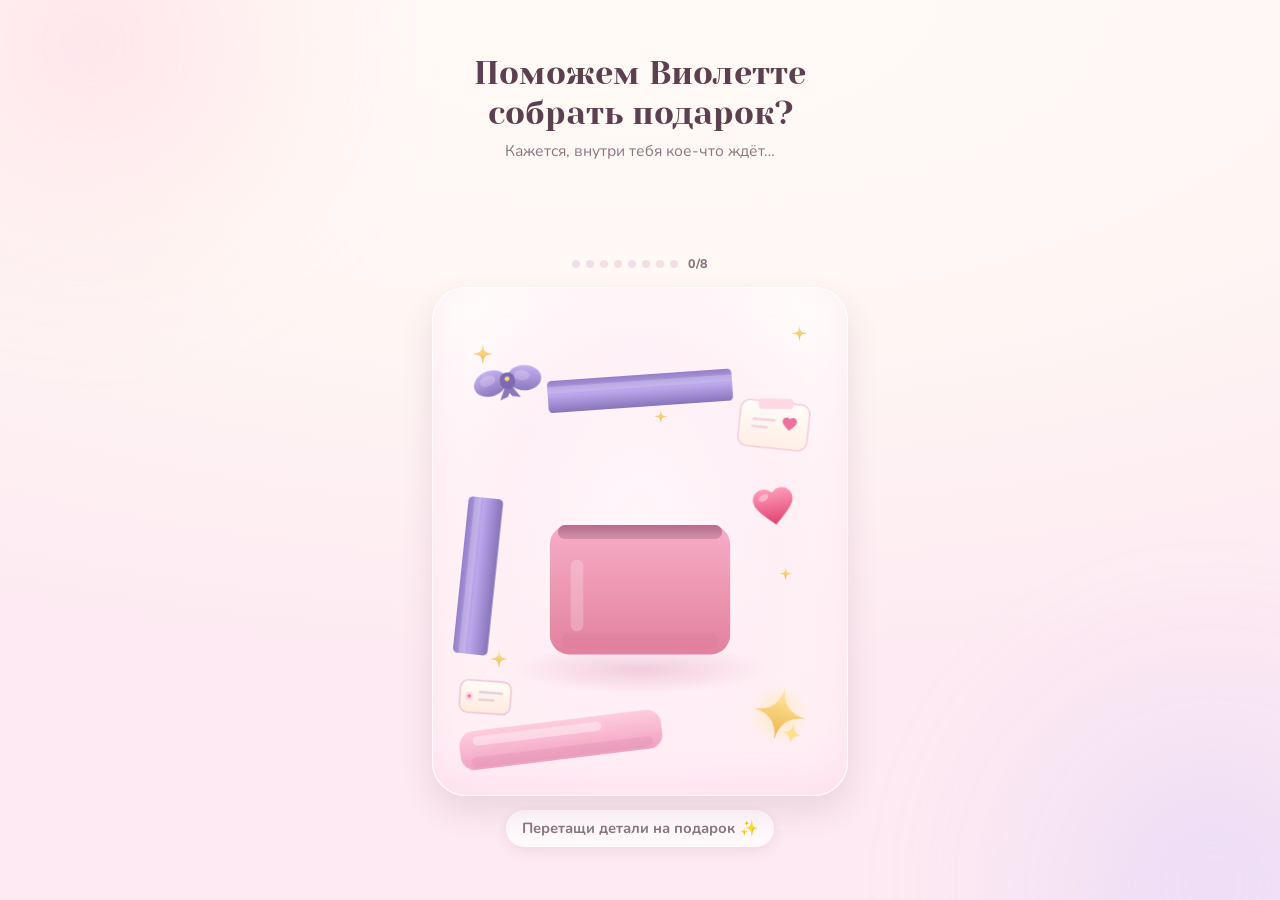
<file: index.html>
<!DOCTYPE html>
<html lang="ru">

<head>
    <meta charset="utf-8">
    <meta name="viewport" content="width=device-width, initial-scale=1, viewport-fit=cover">
    <title>Поможем Виолетте собрать подарок?</title>
    <meta name="description" content="Маленькая праздничная игра: собери подарок из деталей и загляни внутрь.">
    <meta name="theme-color" content="#fff7f2">
    <meta name="color-scheme" content="light">
    <link rel="icon"
        href="data:image/svg+xml,%3Csvg%20xmlns='http://www.w3.org/2000/svg'%20viewBox='0%200%2032%2032'%3E%3Crect%20x='6'%20y='12'%20width='20'%20height='14'%20rx='3'%20fill='%23e9719a'/%3E%3Crect%20x='4'%20y='8'%20width='24'%20height='6'%20rx='3'%20fill='%23f6adc7'/%3E%3Crect%20x='14'%20y='8'%20width='4'%20height='18'%20fill='%238b7bb8'/%3E%3C/svg%3E">

    <link rel="preconnect" href="https://fonts.googleapis.com">
    <link rel="preconnect" href="https://fonts.gstatic.com" crossorigin>
    <link rel="stylesheet"
        href="https://fonts.googleapis.com/css2?family=Nunito:wght@400;600;700;800&amp;family=Yeseva+One&amp;display=swap">

    <link rel="stylesheet" href="css/base.css">
    <link rel="stylesheet" href="css/game.css">
</head>

<body>
    <div class="page" id="page">
        <header class="page__header">
            <h1 class="page__title">Поможем Виолетте собрать подарок?</h1>
            <p class="page__subtitle">Кажется, внутри тебя кое-что ждёт…</p>
        </header>

        <main class="game" id="game">
            <div class="progress">
                <span class="sr-only" id="progressStatus" role="status" aria-live="polite">Собрано 0 из 5</span>
                <ul class="progress__dots" id="progressDots" aria-hidden="true"></ul>
                <span class="progress__count" id="progressCount" aria-hidden="true">0/5</span>
            </div>

            <div class="board" id="board" data-board>
                <div class="board__scene" data-scene></div>
                <div class="board__pieces" data-pieces></div>

                <div class="completion" id="completion" aria-hidden="true">
                    <p class="completion__sparkle" aria-hidden="true">✨</p>
                    <h2 class="completion__title">Получилось! <span aria-hidden="true">🎁</span></h2>
                    <p class="completion__text">Кажется, внутри кое-что для тебя…</p>
                    <a class="btn btn--primary completion__cta" data-nav href="/congratulations">
                        <span>Открыть подарок</span>
                        <span class="btn__arrow" aria-hidden="true">→</span>
                    </a>
                </div>
            </div>

            <p class="game__hint" id="hint">Перетащи детали на подарок <span aria-hidden="true">✨</span></p>
        </main>
    </div>

    <div class="veil" aria-hidden="true"></div>

    <script src="js/game/config.js"></script>
    <script src="js/game/motion.js"></script>
    <script src="js/game/art.js"></script>
    <script src="js/game/fx.js"></script>
    <script src="js/game/dnd.js"></script>
    <script src="js/game/game.js"></script>
    <script src="js/game/main.js"></script>
</body>

</html>
</file>
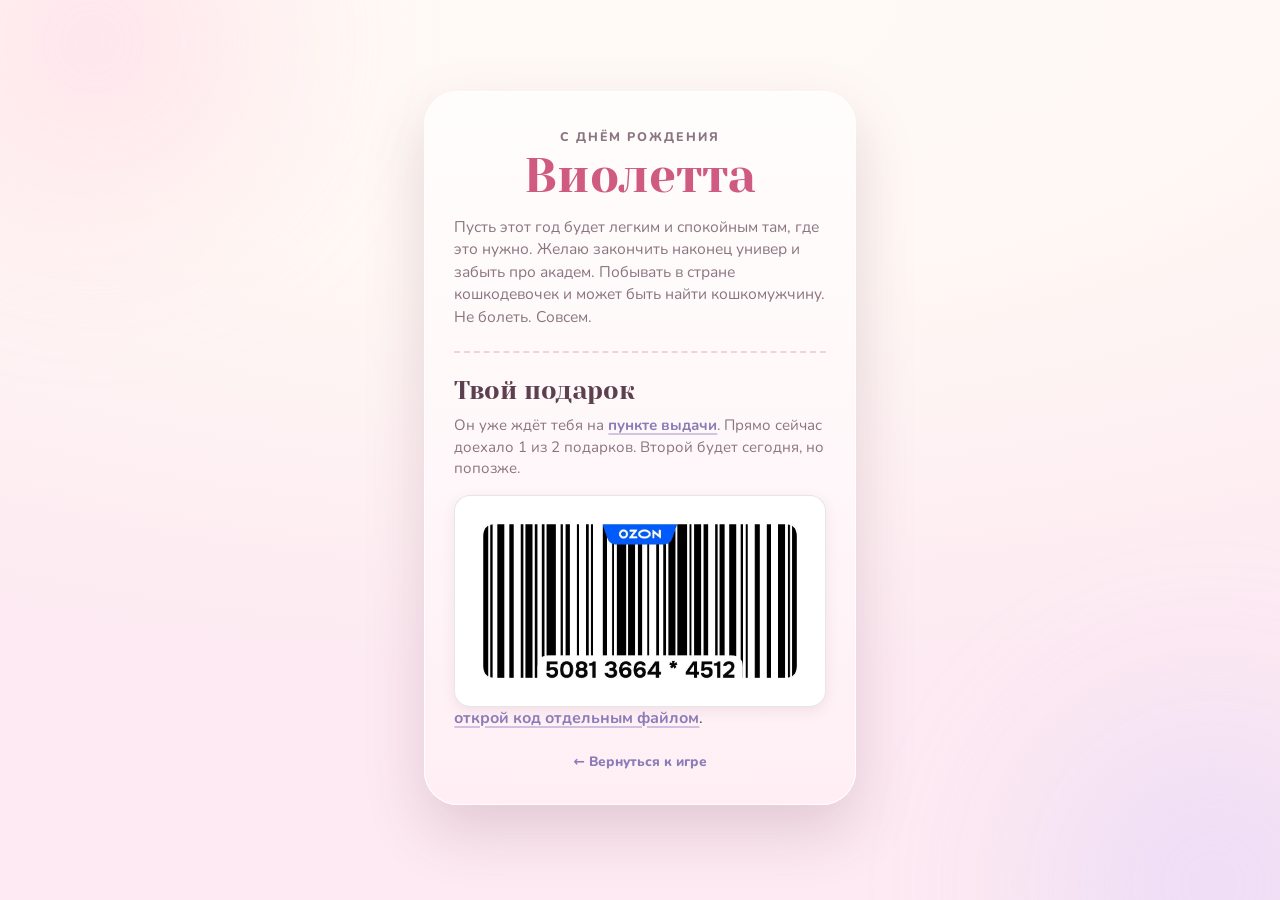
<file: congratulations/index.html>
<!DOCTYPE html>
<html lang="ru">

<head>
    <meta charset="utf-8">
    <meta name="viewport" content="width=device-width, initial-scale=1, viewport-fit=cover">
    <title>С днём рождения, Виолетта 🎀</title>
    <meta name="description" content="Поздравление и подарок.">
    <meta name="theme-color" content="#fff7f2">
    <meta name="color-scheme" content="light">
    <!-- Страница личная: не индексируем и не показываем в поиске. -->
    <meta name="robots" content="noindex, nofollow">
    <link rel="icon"
        href="data:image/svg+xml,%3Csvg%20xmlns='http://www.w3.org/2000/svg'%20viewBox='0%200%2032%2032'%3E%3Crect%20x='6'%20y='12'%20width='20'%20height='14'%20rx='3'%20fill='%23e9719a'/%3E%3Crect%20x='4'%20y='8'%20width='24'%20height='6'%20rx='3'%20fill='%23f6adc7'/%3E%3Crect%20x='14'%20y='8'%20width='4'%20height='18'%20fill='%238b7bb8'/%3E%3C/svg%3E">

    <link rel="preconnect" href="https://fonts.googleapis.com">
    <link rel="preconnect" href="https://fonts.gstatic.com" crossorigin>
    <link rel="stylesheet"
        href="https://fonts.googleapis.com/css2?family=Nunito:wght@400;600;700;800&amp;family=Yeseva+One&amp;display=swap">

    <link rel="stylesheet" href="../css/base.css">
    <link rel="stylesheet" href="../css/congratulations.css">
</head>

<body>
    <main class="wish">
        <article class="wish__card">
            <p class="wish__eyebrow">С днём рождения</p>
            <h1 class="wish__title">Виолетта</h1>

            <p class="wish__text">
                Пусть этот год будет легким и спокойным там, где это нужно.
                Желаю закончить наконец универ и забыть про академ. Побывать в стране кошкодевочек и может быть
                найти кошкомужчину. Не болеть. Совсем.
            </p>

            <section class="gift" aria-labelledby="giftTitle">
                <h2 class="gift__title" id="giftTitle">Твой подарок</h2>
                <p class="gift__hint">Он уже ждёт тебя на <a class="gift__link"
                        href="https://www.ozon.ru/geo/kostroma/1250100/" target="_blank"
                        rel="noopener noreferrer">пункте выдачи</a>. Прямо сейчас доехало 1 из 2 подарков. Второй
                    будет сегодня, но попозже.</p>

                <a class="gift__code" href="../code.jpg" target="_blank" rel="noopener">
                    <img src="../code.jpg" width="1077" height="576" decoding="async"
                        alt="Штрихкод для получения подарка на пункте выдачи">
                </a>

                <a class="gift__link" href="../code.jpg" download="code.jpg">открой код отдельным файлом</a>.
            </section>

            <a class="wish__back" href="../index.html">← Вернуться к игре</a>
        </article>
    </main>

    <script src="../js/game/config.js"></script>
    <script src="../js/game/motion.js"></script>
    <script src="../js/game/fx.js"></script>
    <script>
        /* Немного конфетти на входе - тем же модулем, что и в игре.
           При prefers-reduced-motion эффекты не запускаются. */
        (function () {
            function start() {
                var card = document.querySelector('.wish__card');
                if (!card || !window.BirthdayGame || !window.BirthdayGame.fx) return;

                var box = card.getBoundingClientRect();
                var fx = window.BirthdayGame.fx;
                fx.burst(box.left + box.width * 0.5, box.top + box.height * 0.14, { count: 18, power: 1 });
                fx.burst(box.left + box.width * 0.2, box.top + box.height * 0.26, { count: 10, power: .9, delay: 140 });
                fx.burst(box.left + box.width * 0.8, box.top + box.height * 0.24, { count: 10, power: .9, delay: 260 });
                fx.glyphs(box.left + box.width * 0.5, box.top + box.height * 0.3, { count: 5 });
            }

            if (document.readyState === 'loading') document.addEventListener('DOMContentLoaded', start);
            else start();
        })();
    </script>
</body>

</html>
</file>
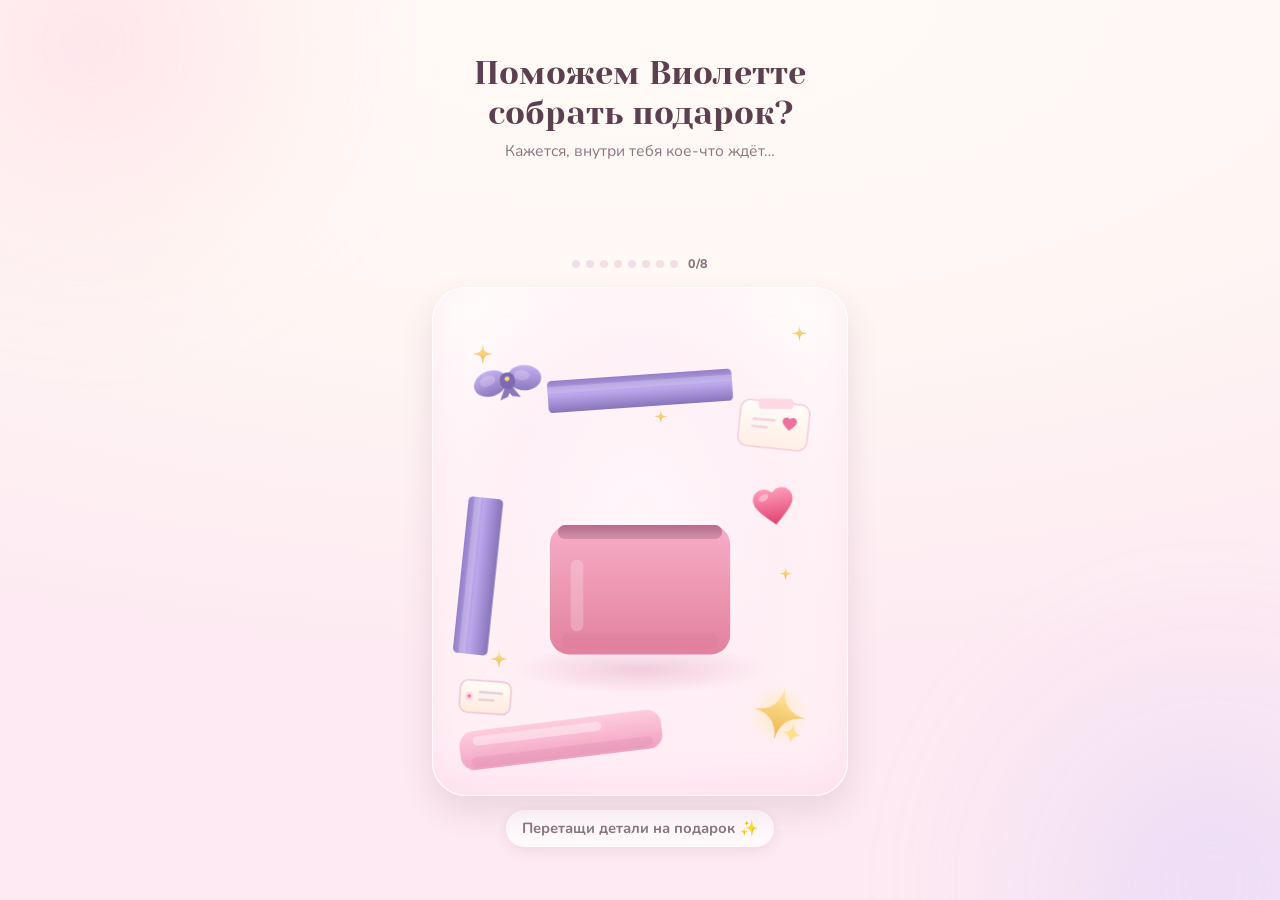
<file: ellie/index.html>
<!DOCTYPE html>
<html lang="ru">

<head>
    <meta charset="utf-8">
    <meta name="viewport" content="width=device-width, initial-scale=1, viewport-fit=cover">
    <title>Поможем Виолетте собрать подарок?</title>
    <meta name="description" content="">
    <meta name="theme-color" content="#fff7f2">
    <meta name="color-scheme" content="light">
    <link rel="icon"
        href="data:image/svg+xml,%3Csvg%20xmlns='http://www.w3.org/2000/svg'%20viewBox='0%200%2032%2032'%3E%3Crect%20x='6'%20y='12'%20width='20'%20height='14'%20rx='3'%20fill='%23e9719a'/%3E%3Crect%20x='4'%20y='8'%20width='24'%20height='6'%20rx='3'%20fill='%23f6adc7'/%3E%3Crect%20x='14'%20y='8'%20width='4'%20height='18'%20fill='%238b7bb8'/%3E%3C/svg%3E">

    <link rel="preconnect" href="https://fonts.googleapis.com">
    <link rel="preconnect" href="https://fonts.gstatic.com" crossorigin>
    <link rel="stylesheet"
        href="https://fonts.googleapis.com/css2?family=Nunito:wght@400;600;700;800&amp;family=Yeseva+One&amp;display=swap">

    <link rel="stylesheet" href="css/base.css">
    <link rel="stylesheet" href="css/game.css">
</head>

<body>
    <div class="page" id="page">
        <header class="page__header">
            <h1 class="page__title">Поможем Виолетте собрать подарок?</h1>
            <p class="page__subtitle">Кажется, внутри тебя кое-что ждёт…</p>
        </header>

        <main class="game" id="game">
            <div class="progress">
                <span class="sr-only" id="progressStatus" role="status" aria-live="polite">Собрано 0 из 5</span>
                <ul class="progress__dots" id="progressDots" aria-hidden="true"></ul>
                <span class="progress__count" id="progressCount" aria-hidden="true">0/5</span>
            </div>

            <div class="board" id="board" data-board>
                <div class="board__scene" data-scene></div>
                <div class="board__pieces" data-pieces></div>

                <div class="completion" id="completion" aria-hidden="true">
                    <p class="completion__sparkle" aria-hidden="true">✨</p>
                    <h2 class="completion__title">Получилось! <span aria-hidden="true">🎁</span></h2>
                    <p class="completion__text">Кажется, внутри кое-что для тебя…</p>
                    <a class="btn btn--primary completion__cta" data-nav href="/ellie/congratulations">
                        <span>Открыть подарок</span>
                        <span class="btn__arrow" aria-hidden="true">→</span>
                    </a>
                </div>
            </div>

            <p class="game__hint" id="hint">Перетащи детали на подарок <span aria-hidden="true">✨</span></p>
        </main>
    </div>

    <div class="veil" aria-hidden="true"></div>

    <script src="js/game/config.js"></script>
    <script src="js/game/motion.js"></script>
    <script src="js/game/art.js"></script>
    <script src="js/game/fx.js"></script>
    <script src="js/game/dnd.js"></script>
    <script src="js/game/game.js"></script>
    <script src="js/game/main.js"></script>
</body>

</html>
</file>
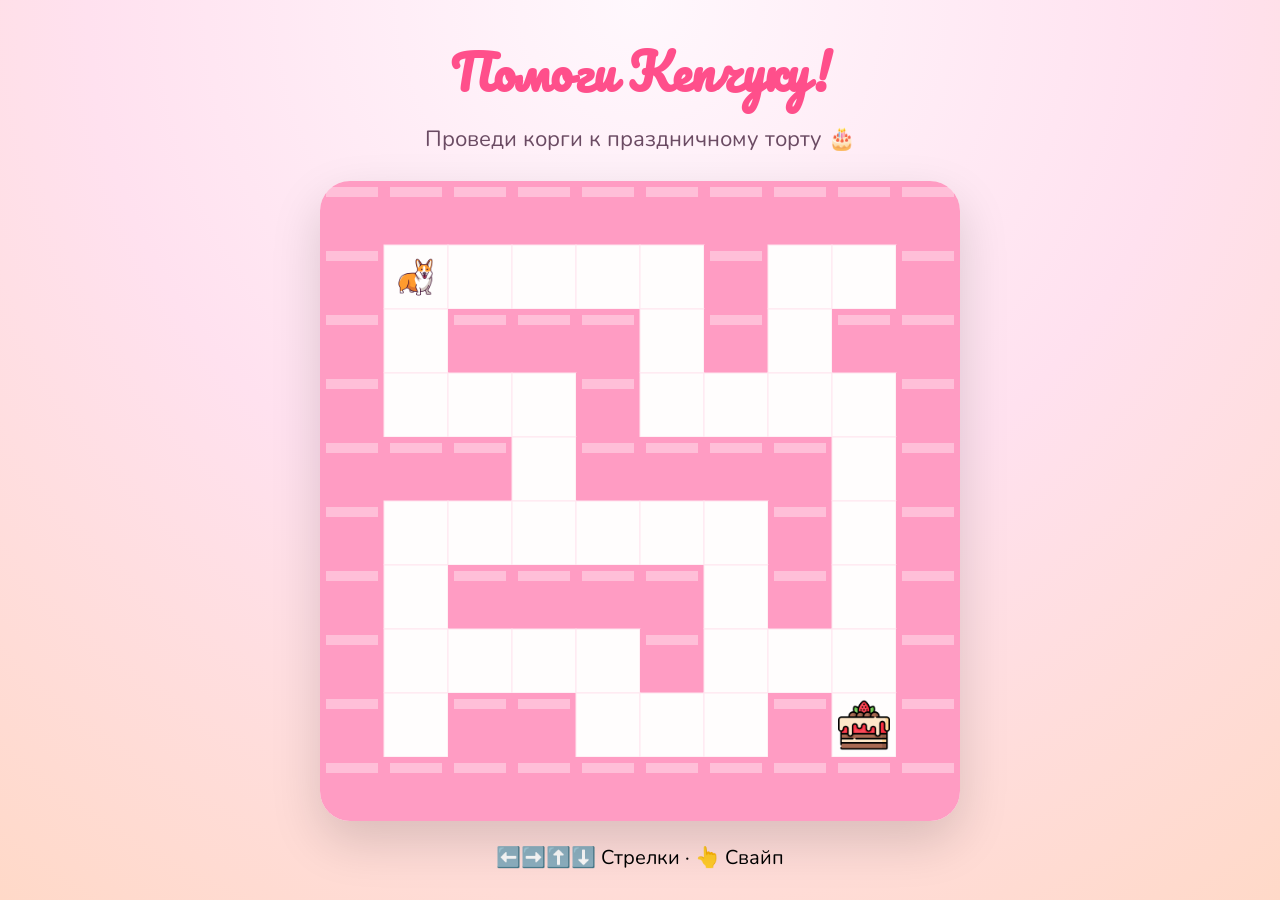
<file: nastenka/index.html>
<!DOCTYPE html>
<html lang="ru">

<head>
    <meta charset="UTF-8">
    <meta name="viewport" content="width=device-width, initial-scale=1.0">

    <title>С Днем рождения, Анастасия ❤️</title>

    <link href="https://fonts.googleapis.com/css2?family=Pacifico&family=Nunito:wght@400;700;900&display=swap"
        rel="stylesheet">

    <style>
        * {
            margin: 0;
            padding: 0;
            box-sizing: border-box;
        }

        body {
            overflow: hidden;
            font-family: 'Nunito', sans-serif;
            background: linear-gradient(135deg, #ffd6ea, #ffe7c7, #e4dcff);
            height: 100dvh;
            touch-action: none;
            -webkit-tap-highlight-color: transparent;
            user-select: none;
        }

        .screen {
            position: absolute;
            left: 0;
            top: 0;
            width: 100%;
            height: 100%;
            transition: .9s;
        }

        .hidden {
            opacity: 0;
            pointer-events: none;
            transform: scale(.95);
        }

        #gameScreen {

            display: flex;
            flex-direction: column;
            align-items: center;
            justify-content: center;
            padding: 16px;

            background:
                radial-gradient(circle at top, #fff8fd, #ffe1ef, #ffd9c8);

        }

        h1 {

            font-family: Pacifico;
            font-size: clamp(28px, 6vw, 48px);
            color: #ff4f8b;
            margin-bottom: clamp(4px, 1.5vh, 10px);
            text-align: center;
            padding: 0 16px;

        }

        .subtitle {

            font-size: clamp(16px, 3vw, 22px);
            margin-bottom: clamp(12px, 3vh, 30px);
            color: #6b4b63;
            text-align: center;
            padding: 0 16px;

        }

        #game {

            position: relative;
            width: 640px;
            height: 640px;
            max-width: calc(100vw - 32px);
            max-height: calc(100vw - 32px);
            background: white;
            border-radius: clamp(16px, 4vw, 30px);

            box-shadow:
                0 20px 50px rgba(0, 0, 0, .15);

            overflow: hidden;

        }

        canvas {

            display: block;
            width: 100%;
            height: 100%;

        }

        #gameInfo {

            margin-top: clamp(12px, 2.5vh, 25px);
            font-size: clamp(14px, 2.5vw, 20px);

        }

        #finishScreen {

            display: flex;
            align-items: center;
            justify-content: center;
            flex-direction: column;
            padding: 24px 16px;
            overflow-y: auto;

            background:
                linear-gradient(180deg, #fff8fc, #ffe0ef, #ffe8d0);

        }

        .bigCake {

            width: min(260px, 50vw);
            animation: float 3s ease-in-out infinite;
            filter: drop-shadow(0 20px 30px rgba(0, 0, 0, .2));
        }

        @keyframes float {

            0% {
                transform: translateY(0px);
            }

            50% {
                transform: translateY(-20px);
            }

            100% {
                transform: translateY(0px);
            }

        }

        .title {

            font-size: clamp(32px, 8vw, 70px);
            font-family: Pacifico;
            margin-top: clamp(12px, 3vh, 30px);
            color: #ff4a88;

            text-align: center;
            padding: 0 16px;

        }

        .message {

            width: 900px;
            max-width: calc(100vw - 40px);

            margin-top: clamp(12px, 2vh, 30px);

            font-size: clamp(16px, 3.5vw, 28px);
            line-height: 1.6;
            text-align: center;

            color: #5b4d58;

        }

        button {

            margin-top: clamp(24px, 4vh, 50px);

            padding: clamp(14px, 2.5vw, 18px) clamp(28px, 5vw, 42px);

            border: none;

            border-radius: 50px;

            background: #ff4f8b;

            color: white;

            font-size: clamp(18px, 3vw, 24px);

            cursor: pointer;

            transition: .3s;

            box-shadow: 0 15px 35px rgba(255, 79, 139, .4);

        }

        button:hover {

            transform: scale(1.05);

        }

        .particle {

            position: absolute;

            width: 10px;

            height: 10px;

            background: pink;

            border-radius: 50%;

            pointer-events: none;

        }

        /* ── Mobile / small-screen tweaks ── */

        @media (max-width: 480px) {
            body {
                height: 100dvh;
            }
            #gameScreen {
                padding: 8px;
            }
            #finishScreen {
                padding: 16px 12px;
            }
            .message {
                max-width: calc(100vw - 24px);
            }
        }

        @media (max-height: 500px) and (orientation: landscape) {
            #game {
                max-width: min(320px, calc(100vw - 16px));
                max-height: min(320px, calc(100vw - 16px));
                border-radius: 12px;
            }
            h1 {
                font-size: clamp(18px, 4vw, 28px);
                margin-bottom: 2px;
            }
            .subtitle {
                font-size: clamp(12px, 2.5vw, 16px);
                margin-bottom: 6px;
            }
            #gameInfo {
                font-size: clamp(11px, 2vw, 14px);
                margin-top: 6px;
            }
            .bigCake {
                width: min(120px, 30vw);
            }
            .title {
                font-size: clamp(20px, 5vw, 36px);
                margin-top: 6px;
            }
            .message {
                font-size: clamp(12px, 2.5vw, 16px);
                margin-top: 6px;
                max-width: calc(100vw - 32px);
            }
            button {
                font-size: clamp(14px, 2.5vw, 18px);
                padding: 10px 20px;
                margin-top: 12px;
            }
        }
    </style>
</head>

<body>

    <section id="gameScreen" class="screen">

        <h1>Помоги Кепчуку!</h1>

        <div class="subtitle">

            Проведи корги к праздничному торту 🎂

        </div>

        <div id="game">

            <canvas id="canvas" width="640" height="640">
            </canvas>

        </div>

        <div id="gameInfo">

            ⬅️➡️⬆️⬇️ Стрелки · 👆 Свайп

        </div>

    </section>

    <section id="finishScreen" class="screen hidden">
        <img class="bigCake" id="cakeBig" src="assets/cake.png">
        <div class="title">
            С Днём рождения,<br>
            Анастасия ❤️
        </div>
        <div class="message">
            Пусть каждый день будет как день рождения!,
            Чтобы был наполнен улыбками, вдохновением и теплом.
            Пусть мечты исполняются, а рядом всегда будут люди,
            которые делают тебя счастливой.
            Чтобы больше не приходилось работать на галере, чтобы были деньги
            и чтобы Даня разбогател и ты могла больше не работать!
        </div>
        <button id="fireworkButton">
            🎆 Запустить салют
        </button>
        <canvas id="fireworks" style="
position:absolute;
left:0;
top:0;
pointer-events:none;
">
        </canvas>

    </section>

    <script>

        const canvas = document.getElementById("canvas");
        const ctx = canvas.getContext("2d");

        const TILE = 64;

        const ROWS = 10;
        const COLS = 10;

        const maze = [

            [1, 1, 1, 1, 1, 1, 1, 1, 1, 1],
            [1, 0, 0, 0, 0, 0, 1, 0, 0, 1],
            [1, 0, 1, 1, 1, 0, 1, 0, 1, 1],
            [1, 0, 0, 0, 1, 0, 0, 0, 0, 1],
            [1, 1, 1, 0, 1, 1, 1, 1, 0, 1],
            [1, 0, 0, 0, 0, 0, 0, 1, 0, 1],
            [1, 0, 1, 1, 1, 1, 0, 1, 0, 1],
            [1, 0, 0, 0, 0, 1, 0, 0, 0, 1],
            [1, 0, 1, 1, 0, 0, 0, 1, 2, 1],
            [1, 1, 1, 1, 1, 1, 1, 1, 1, 1]

        ];

        const player = {

            x: 1,
            y: 1

        };

        const corgi = new Image();
        const cake = new Image();

        corgi.src = "assets/corgi.png";
        cake.src = "assets/cake.png";
        const wallColor = "#ff9cc3";
        const floorColor = "#fffdfd";

        function drawMaze() {

            ctx.clearRect(0, 0, canvas.width, canvas.height);

            for (let y = 0; y < ROWS; y++) {

                for (let x = 0; x < COLS; x++) {

                    const px = x * TILE;
                    const py = y * TILE;

                    if (maze[y][x] === 1) {

                        ctx.fillStyle = wallColor;
                        ctx.fillRect(px, py, TILE, TILE);

                        ctx.fillStyle = "rgba(255,255,255,.35)";
                        ctx.fillRect(px + 6, py + 6, TILE - 12, 10);

                    } else {

                        ctx.fillStyle = floorColor;
                        ctx.fillRect(px, py, TILE, TILE);

                        ctx.strokeStyle = "#ffe5ef";
                        ctx.strokeRect(px, py, TILE, TILE);

                    }

                    if (maze[y][x] === 2) {

                        ctx.save();

                        const s = 54 + Math.sin(Date.now() / 180) * 3;

                        ctx.drawImage(
                            cake,
                            px + (TILE - s) / 2,
                            py + (TILE - s) / 2,
                            s,
                            s
                        );

                        ctx.restore();

                    }

                }

            }

        }

        function drawPlayer() {

            ctx.save();

            const bounce = Math.sin(Date.now() / 120) * 2;

            ctx.drawImage(
                corgi,
                player.x * TILE + 6,
                player.y * TILE + 6 + bounce,
                TILE - 12,
                TILE - 12
            );

            ctx.restore();

        }

        function render() {

            drawMaze();
            drawPlayer();

            requestAnimationFrame(render);

        }

        corgi.onload = render;

        window.addEventListener("keydown", move);

        // ── Touch / swipe controls for mobile ──
        let touchStartX = 0;
        let touchStartY = 0;

        canvas.addEventListener("touchstart", (e) => {
            const t = e.touches[0];
            touchStartX = t.clientX;
            touchStartY = t.clientY;
        }, { passive: true });

        canvas.addEventListener("touchend", (e) => {
            const t = e.changedTouches[0];
            const dx = t.clientX - touchStartX;
            const dy = t.clientY - touchStartY;
            const absDx = Math.abs(dx);
            const absDy = Math.abs(dy);
            const minSwipe = 20;

            if (absDx < minSwipe && absDy < minSwipe) return;

            const key =
                absDx > absDy
                    ? (dx > 0 ? "ArrowRight" : "ArrowLeft")
                    : (dy > 0 ? "ArrowDown" : "ArrowUp");

            move({ key, preventDefault: () => {} });
        }, { passive: true });

        function move(e) {

            let nx = player.x;
            let ny = player.y;

            switch (e.key) {

                case "ArrowLeft":
                    nx--;
                    break;

                case "ArrowRight":
                    nx++;
                    break;

                case "ArrowUp":
                    ny--;
                    break;

                case "ArrowDown":
                    ny++;
                    break;

                default:
                    return;

            }

            e.preventDefault();

            if (nx < 0 || ny < 0 || nx >= COLS || ny >= ROWS) return;

            if (maze[ny][nx] === 1) return;

            player.x = nx;
            player.y = ny;

            if (maze[ny][nx] === 2) {

                victory();

            }

        }
        function confetti() {

            for (let i = 0; i < 180; i++) {

                const d = document.createElement("div");

                d.className = "particle";

                d.style.left = Math.random() * window.innerWidth + "px";
                d.style.top = "-20px";

                d.style.background =
                    `hsl(${Math.random() * 360},100%,65%)`;

                d.style.width =
                    d.style.height =
                    6 + Math.random() * 12 + "px";

                document.body.appendChild(d);

                const x = (Math.random() - .5) * 600;
                const y = window.innerHeight + 300;

                d.animate([

                    {
                        transform: "translate(0,0) rotate(0deg)"
                    },

                    {
                        transform: `translate(${x}px,${y}px) rotate(${720 + Math.random() * 720}deg)`
                    }

                ], {

                    duration: 2500 + Math.random() * 1500,
                    easing: "cubic-bezier(.2,.8,.2,1)"

                });

                setTimeout(() => d.remove(), 4200);

            }

        }

        function victory() {

            window.removeEventListener("keydown", move);

            confetti();

            setTimeout(() => {

                document
                    .getElementById("gameScreen")
                    .classList
                    .add("hidden");

                document
                    .getElementById("finishScreen")
                    .classList
                    .remove("hidden");

                resizeFireworks();

            }, 1800);

        }
        const fw = document.getElementById("fireworks");
        const fctx = fw.getContext("2d");

        let rockets = [];

        function resizeFireworks() {

            fw.width = window.innerWidth;
            fw.height = window.innerHeight;

        }

        window.addEventListener("resize", resizeFireworks);

        class Rocket {

            constructor() {

                this.x = Math.random() * fw.width;
                this.y = fw.height + 20;

                this.tx = Math.random() * fw.width;
                this.ty = 80 + Math.random() * fw.height * .5;

                this.color = `hsl(${Math.random() * 360},100%,60%)`;

                this.done = false;

            }

            update() {

                this.x += (this.tx - this.x) * .05;
                this.y += (this.ty - this.y) * .05;

                if (Math.abs(this.y - this.ty) < 5) {

                    this.done = true;

                    explode(this.tx, this.ty, this.color);

                }

            }

            draw() {

                fctx.fillStyle = this.color;

                fctx.beginPath();

                fctx.arc(this.x, this.y, 3, 0, Math.PI * 2);

                fctx.fill();

            }

        }

        const sparks = [];

        function explode(x, y, color) {

            for (let i = 0; i < 80; i++) {

                sparks.push({

                    x,
                    y,

                    dx: (Math.random() - .5) * 10,
                    dy: (Math.random() - .5) * 10,

                    life: 80,

                    color

                });

            }

        }

        function fireLoop() {

            fctx.clearRect(0, 0, fw.width, fw.height);

            rockets.forEach(r => {

                r.update();
                r.draw();

            });

            rockets = rockets.filter(r => !r.done);

            sparks.forEach(s => {

                s.x += s.dx;
                s.y += s.dy;

                s.dy += 0.05;

                s.life--;

                fctx.globalAlpha = s.life / 80;

                fctx.fillStyle = s.color;

                fctx.beginPath();
                fctx.arc(s.x, s.y, 2, 0, Math.PI * 2);
                fctx.fill();

            });

            fctx.globalAlpha = 1;

            for (let i = sparks.length - 1; i >= 0; i--) {

                if (sparks[i].life <= 0)
                    sparks.splice(i, 1);

            }

            requestAnimationFrame(fireLoop);

        }

        fireLoop();

        document
            .getElementById("fireworkButton")
            .onclick = () => {

                setInterval(() => {

                    rockets.push(new Rocket());

                }, 500);

            };

        resizeFireworks();

    </script>

</body>

</html>
</file>
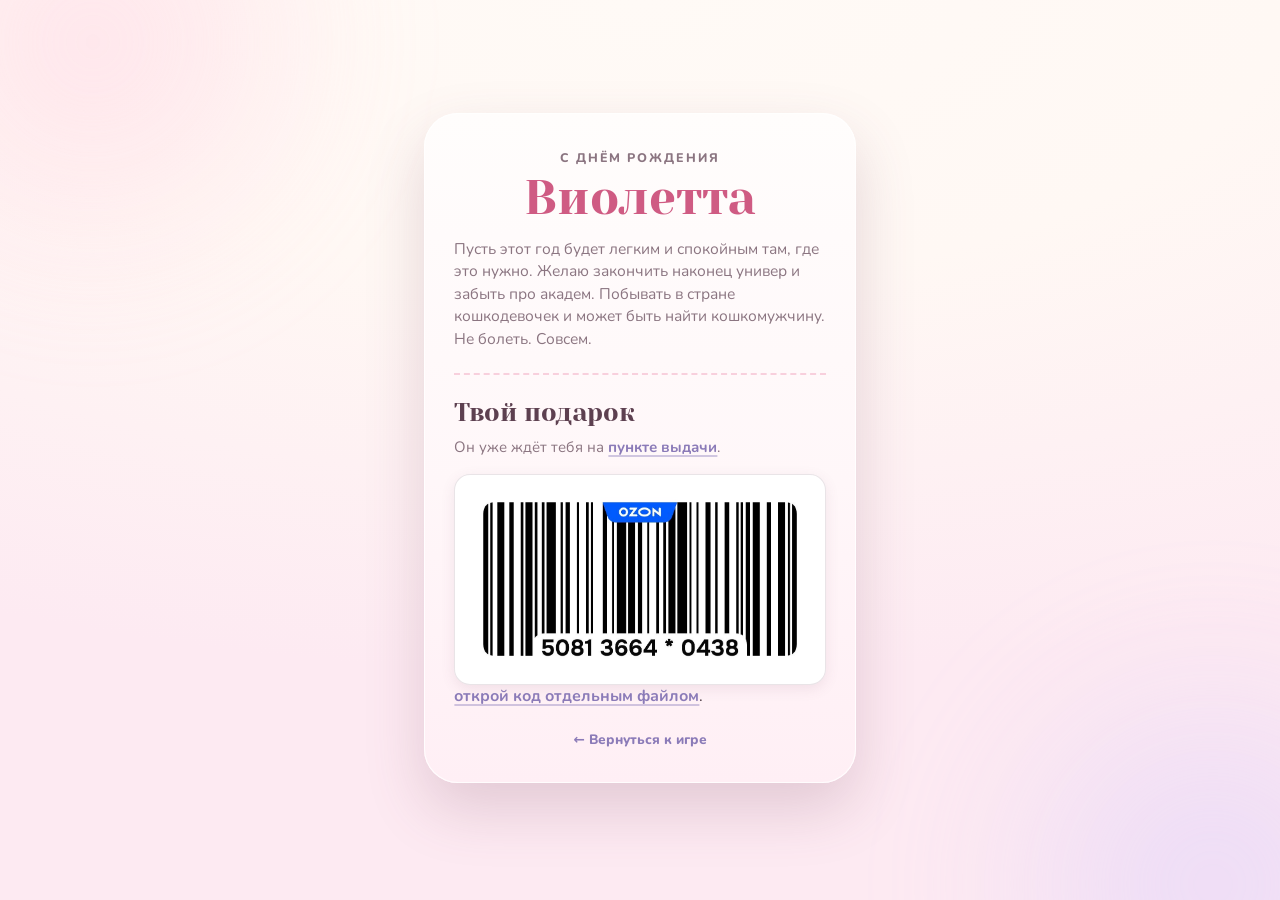
<file: ellie/congratulations/index.html>
<!DOCTYPE html>
<html lang="ru">

<head>
    <meta charset="utf-8">
    <meta name="viewport" content="width=device-width, initial-scale=1, viewport-fit=cover">
    <title>С днём рождения, Виолетта 🎀</title>
    <meta name="description" content="Поздравление и подарок.">
    <meta name="theme-color" content="#fff7f2">
    <meta name="color-scheme" content="light">
    <!-- Страница личная: не индексируем и не показываем в поиске. -->
    <meta name="robots" content="noindex, nofollow">
    <link rel="icon"
        href="data:image/svg+xml,%3Csvg%20xmlns='http://www.w3.org/2000/svg'%20viewBox='0%200%2032%2032'%3E%3Crect%20x='6'%20y='12'%20width='20'%20height='14'%20rx='3'%20fill='%23e9719a'/%3E%3Crect%20x='4'%20y='8'%20width='24'%20height='6'%20rx='3'%20fill='%23f6adc7'/%3E%3Crect%20x='14'%20y='8'%20width='4'%20height='18'%20fill='%238b7bb8'/%3E%3C/svg%3E">

    <link rel="preconnect" href="https://fonts.googleapis.com">
    <link rel="preconnect" href="https://fonts.gstatic.com" crossorigin>
    <link rel="stylesheet"
        href="https://fonts.googleapis.com/css2?family=Nunito:wght@400;600;700;800&amp;family=Yeseva+One&amp;display=swap">

    <link rel="stylesheet" href="../css/base.css">
    <link rel="stylesheet" href="../css/congratulations.css">
</head>

<body>
    <main class="wish">
        <article class="wish__card">
            <p class="wish__eyebrow">С днём рождения</p>
            <h1 class="wish__title">Виолетта</h1>

            <p class="wish__text">
                Пусть этот год будет легким и спокойным там, где это нужно.
                Желаю закончить наконец универ и забыть про академ. Побывать в стране кошкодевочек и может быть
                найти кошкомужчину. Не болеть. Совсем.
            </p>

            <section class="gift" aria-labelledby="giftTitle">
                <h2 class="gift__title" id="giftTitle">Твой подарок</h2>
                <p class="gift__hint">Он уже ждёт тебя на <a class="gift__link"
                        href="https://www.ozon.ru/geo/kostroma/1250100/" target="_blank"
                        rel="noopener noreferrer">пункте выдачи</a>.</p>

                <a class="gift__code" href="../code.jpg" target="_blank" rel="noopener">
                    <img src="../code.jpg" width="1077" height="576" decoding="async"
                        alt="Штрихкод для получения подарка на пункте выдачи">
                </a>

                <a class="gift__link" href="../code.jpg" download="code.jpg">открой код отдельным файлом</a>.
            </section>

            <a class="wish__back" href="../index.html">← Вернуться к игре</a>
        </article>
    </main>

    <script src="../js/game/config.js"></script>
    <script src="../js/game/motion.js"></script>
    <script src="../js/game/fx.js"></script>
    <script>
        /* Немного конфетти на входе - тем же модулем, что и в игре.
           При prefers-reduced-motion эффекты не запускаются. */
        (function () {
            function start() {
                var card = document.querySelector('.wish__card');
                if (!card || !window.BirthdayGame || !window.BirthdayGame.fx) return;

                var box = card.getBoundingClientRect();
                var fx = window.BirthdayGame.fx;
                fx.burst(box.left + box.width * 0.5, box.top + box.height * 0.14, { count: 18, power: 1 });
                fx.burst(box.left + box.width * 0.2, box.top + box.height * 0.26, { count: 10, power: .9, delay: 140 });
                fx.burst(box.left + box.width * 0.8, box.top + box.height * 0.24, { count: 10, power: .9, delay: 260 });
                fx.glyphs(box.left + box.width * 0.5, box.top + box.height * 0.3, { count: 5 });
            }

            if (document.readyState === 'loading') document.addEventListener('DOMContentLoaded', start);
            else start();
        })();
    </script>
</body>

</html>
</file>
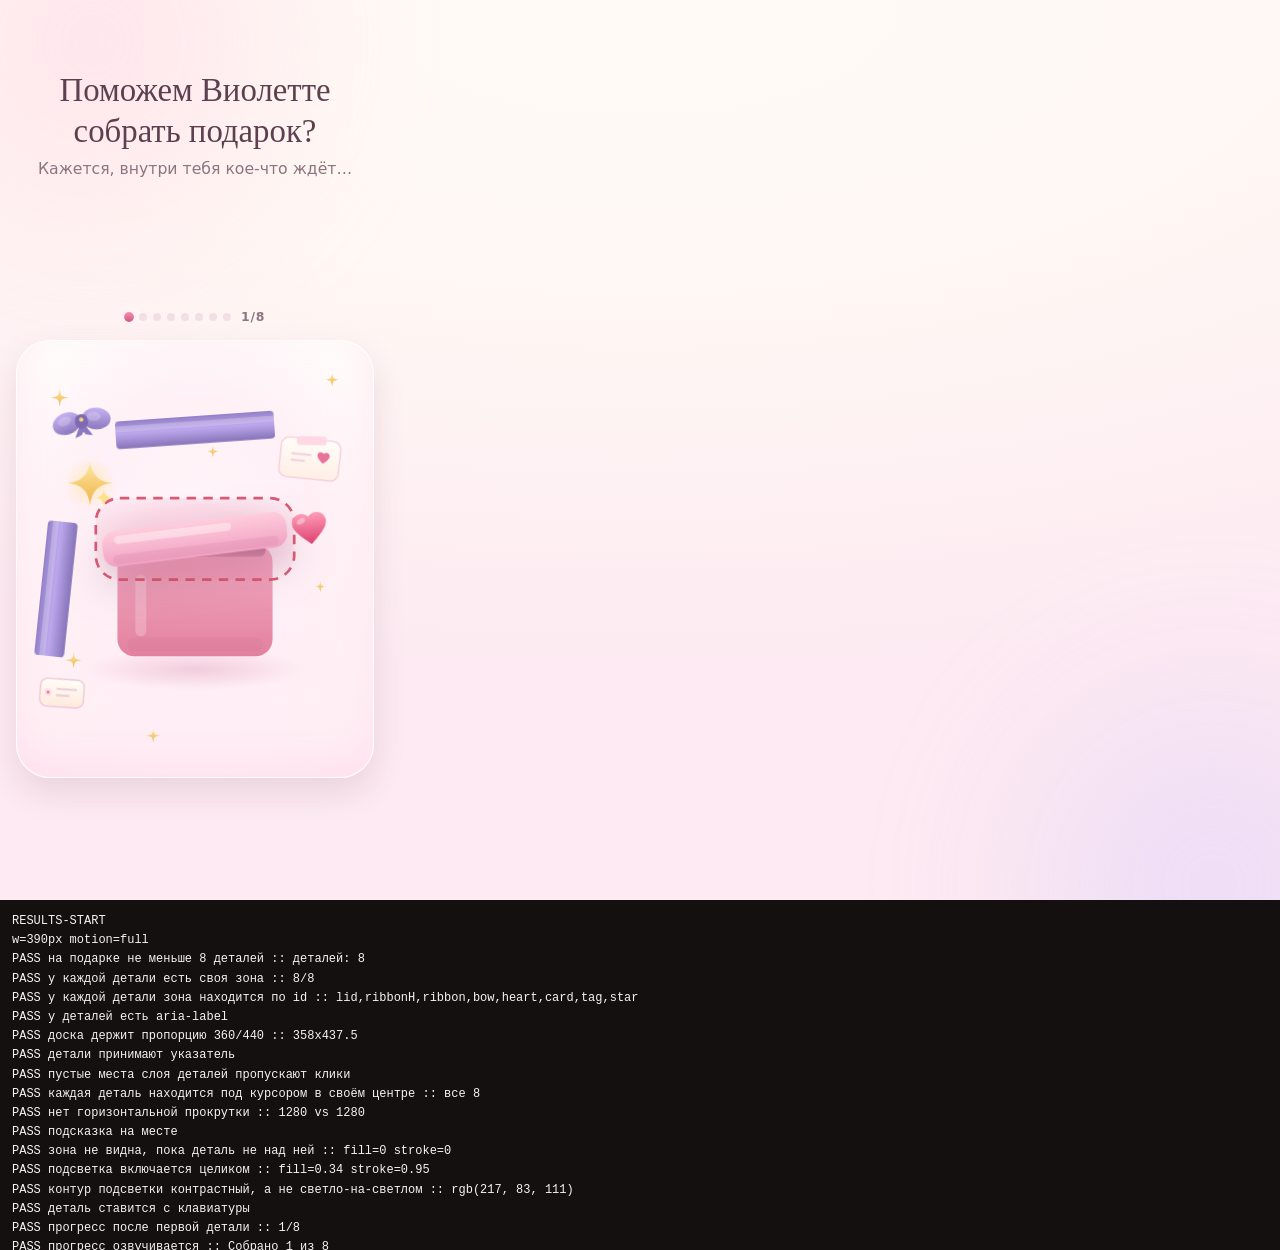
<file: tests/input-check.html>
<!DOCTYPE html>
<html lang="ru">

<head>
  <meta charset="utf-8">
  <title>Проверка ввода: Собери подарок</title>
  <link rel="stylesheet" href="../css/base.css">
  <link rel="stylesheet" href="../css/game.css">
  <style>
    #results {
      position: relative;
      z-index: 200;
      margin: 0;
      padding: 12px;
      background: #14100f;
      color: #f4f4f4;
      font: 12px/1.6 ui-monospace, Consolas, monospace;
      white-space: pre-wrap;
    }
  </style>
</head>

<body>
  <!--
    Ручная проверка игровой страницы в браузере.

    Запуск: из корня проекта `python -m http.server 8000`,
    затем открыть /tests/input-check.html?w=390 (или другой ширины).
    В конце отчёта должно быть столько же pass, сколько проверок, и 0 fail.

    Проверяется то, что не видно по коду: попадают ли детали под указатель
    (pointerdown уходит в элемент, который браузер отдаёт по координатам,
    как при настоящем вводе) и читается ли подсветка зон на светлом фоне.
  -->
  <div id="mount"></div>
  <pre id="results">RESULTS-START
running…
RESULTS-END</pre>

  <script>
    const params = new URLSearchParams(location.search);
    const width = parseInt(params.get('w') || '390', 10);
    const motion = params.get('motion') === 'reduced' ? 'reduced' : 'full';
    const mount = document.getElementById('mount');
    mount.style.width = Math.min(width, window.innerWidth) + 'px';

    const lines = [];
    const errors = [];
    const log = (ok, name, extra) => {
      lines.push((ok ? 'PASS ' : 'FAIL ') + name + (extra ? ' :: ' + extra : ''));
      render();
    };

    function render() {
      document.getElementById('results').textContent = 'RESULTS-START\nw=' + width + 'px motion=' + motion + '\n' +
        lines.join('\n') + '\nERRORS: ' + (errors.length ? errors.join(' | ') : 'none') + '\nRESULTS-END';
    }

    window.addEventListener('error', e => { errors.push('error: ' + e.message); render(); });
    window.addEventListener('unhandledrejection', e => { errors.push('rejection: ' + (e.reason && e.reason.message || e.reason)); render(); });
    const nativeError = console.error;
    console.error = function () { errors.push('console.error: ' + [...arguments].join(' ')); render(); nativeError.apply(console, arguments); };

    const delay = ms => new Promise(r => setTimeout(r, ms));

    function pointerEvent(type, x, y, pointerType) {
      return new PointerEvent(type, {
        pointerId: pointerType === 'mouse' ? 3 : 7,
        pointerType: pointerType || 'touch',
        isPrimary: true,
        bubbles: true,
        cancelable: true,
        clientX: x,
        clientY: y,
        button: 0,
        buttons: type === 'pointerup' ? 0 : 1
      });
    }

    const byId = id => document.querySelector('.piece[data-piece="' + id + '"]');
    const zoneOf = id => document.querySelector('.zone[data-zone="' + id + '"]');
    const centerOf = el => { const r = el.getBoundingClientRect(); return { x: r.left + r.width / 2, y: r.top + r.height / 2 }; };
    const progressText = () => document.getElementById('progressCount').textContent;
    const placedCount = () => document.querySelectorAll('.piece.is-placed').length;
    const placedIds = () => [...document.querySelectorAll('.piece.is-placed')].map(p => p.dataset.piece);
    const dist = (a, b) => Math.hypot(a.x - b.x, a.y - b.y);
    const round = v => Math.round(v * 10) / 10;
    const describe = el => el ? (el.className || el.tagName) : 'null';
    const rgb = value => (value.match(/[\d.]+/g) || []).map(Number);

    /* В headless-браузере кадры анимации не крутятся, поэтому rAF
       подменяется таймером: сама логика игры от этого не зависит. */
    window.requestAnimationFrame = cb => setTimeout(() => cb(performance.now()), 16);
    window.cancelAnimationFrame = id => clearTimeout(id);

    if (motion === 'full') {
      const nativeMatchMedia = window.matchMedia.bind(window);
      window.matchMedia = function (query) {
        if (/prefers-reduced-motion/.test(query)) {
          return { matches: false, media: query, addEventListener() { }, removeEventListener() { }, addListener() { }, removeListener() { } };
        }
        return nativeMatchMedia(query);
      };
    }

    async function loadApp() {
      const doc = new DOMParser().parseFromString(await (await fetch('/index.html')).text(), 'text/html');
      [...doc.body.children].forEach(node => {
        if (node.tagName !== 'SCRIPT') mount.appendChild(document.importNode(node, true));
      });

      for (const source of [...doc.body.querySelectorAll('script[src]')]) {
        await new Promise((resolve, reject) => {
          const script = document.createElement('script');
          script.src = new URL(source.getAttribute('src'), location.origin + '/').pathname;
          script.onload = resolve;
          script.onerror = () => reject(new Error('script failed: ' + script.src));
          document.body.appendChild(script);
        });
      }
    }

    async function dragTo(piece, target, zone, pointerType) {
      const start = centerOf(piece);
      const downTarget = document.elementFromPoint(start.x, start.y) || document.body;
      downTarget.dispatchEvent(pointerEvent('pointerdown', start.x, start.y, pointerType));
      await delay(30);

      for (let i = 1; i <= 6; i++) {
        piece.dispatchEvent(pointerEvent('pointermove',
          start.x + (target.x - start.x) * i / 6,
          start.y + (target.y - start.y) * i / 6, pointerType));
        await delay(30);
      }

      const mid = {
        downTarget: describe(downTarget),
        dragging: piece.classList.contains('is-dragging'),
        transform: piece.style.transform,
        glow: !!zone && zone.classList.contains('is-active')
      };

      piece.dispatchEvent(pointerEvent('pointerup', target.x, target.y, pointerType));
      await delay(90);
      return mid;
    }

    (async function run() {
      try {
        await loadApp();
        await delay(80);

        const board = document.querySelector('[data-board]');
        const boardRect = board.getBoundingClientRect();
        const pieces = [...document.querySelectorAll('.piece')];
        const zones = [...document.querySelectorAll('.zone')];
        const ids = pieces.map(p => p.dataset.piece);
        const total = ids.length;

        log(total >= 8, 'на подарке не меньше 8 деталей', 'деталей: ' + total);
        log(pieces.length === zones.length, 'у каждой детали есть своя зона', pieces.length + '/' + zones.length);
        log(ids.every(id => zoneOf(id)), 'у каждой детали зона находится по id', ids.join(','));
        log(pieces.every(p => p.hasAttribute('aria-label')), 'у деталей есть aria-label');
        log(Math.abs(boardRect.width / boardRect.height - 360 / 440) < .01, 'доска держит пропорцию 360/440',
          round(boardRect.width) + 'x' + round(boardRect.height));
        log(pieces.every(p => getComputedStyle(p).pointerEvents === 'auto'), 'детали принимают указатель');
        log(getComputedStyle(document.querySelector('.board__pieces')).pointerEvents === 'none',
          'пустые места слоя деталей пропускают клики');

        const notHittable = ids.filter(id => {
          const piece = byId(id);
          const centre = centerOf(piece);
          const hit = document.elementFromPoint(centre.x, centre.y);
          return !(hit && (hit === piece || piece.contains(hit)));
        });
        log(notHittable.length === 0, 'каждая деталь находится под курсором в своём центре',
          notHittable.length ? notHittable.join(',') + ' заблокированы' : 'все ' + total);

        log(document.documentElement.scrollWidth <= window.innerWidth + 1, 'нет горизонтальной прокрутки',
          document.documentElement.scrollWidth + ' vs ' + window.innerWidth);
        log(document.getElementById('hint').textContent.indexOf('Перетащи') === 0, 'подсказка на месте');

        /* Подсветка зон: по умолчанию не видна, в активном состоянии — контрастная. */
        const probe = zoneOf('ribbon');
        const idleFill = getComputedStyle(probe).fillOpacity;
        const idleStroke = getComputedStyle(probe).strokeOpacity;
        log(parseFloat(idleFill) === 0 && parseFloat(idleStroke) === 0,
          'зона не видна, пока деталь не над ней', 'fill=' + idleFill + ' stroke=' + idleStroke);

        const noTransition = document.createElement('style');
        noTransition.textContent = '.zone{transition:none !important}';
        document.head.appendChild(noTransition);
        probe.classList.add('is-active');
        const activeFill = getComputedStyle(probe).fillOpacity;
        const activeStroke = getComputedStyle(probe).strokeOpacity;
        const activeColour = getComputedStyle(probe).stroke;
        probe.classList.remove('is-active');
        const stroke = rgb(activeColour);
        log(parseFloat(activeFill) >= .3 && parseFloat(activeStroke) >= .9,
          'подсветка включается целиком', 'fill=' + activeFill + ' stroke=' + activeStroke);
        log(stroke[1] < 150 && stroke[0] > 170, 'контур подсветки контрастный, а не светло-на-светлом',
          activeColour);

        /* Клавиатура: Enter ставит деталь без перетаскивания. */
        const star = byId('star');
        star.dispatchEvent(new KeyboardEvent('keydown', { key: 'Enter', bubbles: true, cancelable: true }));
        await delay(750);
        log(star.classList.contains('is-placed'), 'деталь ставится с клавиатуры');
        log(progressText() === '1/' + total, 'прогресс после первой детали', progressText());
        log(document.getElementById('progressStatus').textContent === 'Собрано 1 из ' + total,
          'прогресс озвучивается', document.getElementById('progressStatus').textContent);
        log(document.getElementById('hint').classList.contains('is-hidden'), 'подсказка скрылась после первого успеха');

        /* Мышиный drag через хит-тест. */
        const lid = byId('lid');
        const lidZone = zoneOf('lid');
        const before = lid.getBoundingClientRect().left;
        const mid = await dragTo(lid, centerOf(lidZone), lidZone, 'mouse');
        log(mid.dragging, 'мышью деталь берётся', 'pointerdown попал в: ' + mid.downTarget);
        log(/scale\(1\.06\)/.test(mid.transform), 'деталь едет за указателем');
        log(mid.glow, 'зона подсвечивается, когда деталь над ней');
        await delay(750);
        log(lid.classList.contains('is-placed'), 'бросок в зону ставит деталь');
        log(dist(centerOf(lid), centerOf(lidZone)) < 3, 'деталь встаёт ровно в зону',
          'промах ' + round(dist(centerOf(lid), centerOf(lidZone))) + 'px');
        log(lid.getBoundingClientRect().left !== before, 'деталь действительно уехала');

        /* Неправильный бросок — домой. */
        const card = byId('card');
        const cardHome = centerOf(card);
        const wrong = await dragTo(card, { x: boardRect.left + boardRect.width * .95, y: boardRect.top + boardRect.height * .04 }, null, 'touch');
        log(wrong.dragging, 'пальцем деталь берётся', 'pointerdown попал в: ' + wrong.downTarget);
        await delay(750);
        log(!card.classList.contains('is-placed') && dist(centerOf(card), cardHome) < 3,
          'неправильный бросок возвращает деталь домой',
          'промах ' + round(dist(centerOf(card), cardHome)) + 'px');

        /* Тап без движения — подсказка. */
        const tapPiece = ids.filter(id => placedIds().indexOf(id) === -1)[0];
        const tapZone = zoneOf(tapPiece);
        tapZone.classList.remove('is-pulsing');
        const tapPoint = centerOf(byId(tapPiece));
        (document.elementFromPoint(tapPoint.x, tapPoint.y) || document.body)
          .dispatchEvent(pointerEvent('pointerdown', tapPoint.x, tapPoint.y, 'touch'));
        await delay(30);
        byId(tapPiece).dispatchEvent(pointerEvent('pointerup', tapPoint.x, tapPoint.y, 'touch'));
        await delay(120);
        log(tapZone.classList.contains('is-pulsing'), 'тап по детали подсвечивает её место', tapPiece);
        log(!byId(tapPiece).classList.contains('is-dragging'), 'тап не оставляет деталь «в руке»');

        /* Остальные детали — пальцем. */
        for (const id of ids) {
          if (placedIds().indexOf(id) !== -1) continue;
          const piece = byId(id);
          const zone = zoneOf(id);
          await dragTo(piece, centerOf(zone), zone, 'touch');
          await delay(700);
          log(dist(centerOf(piece), centerOf(zone)) < 3, id + ' встала в свою зону',
            'промах ' + round(dist(centerOf(piece), centerOf(zone))) + 'px');
        }

        log(placedCount() === total, 'все детали на месте', placedCount() + '/' + total);
        log(progressText() === total + '/' + total, 'прогресс заполнен', progressText());

        const lidCentre = centerOf(byId('lid'));
        const placedHit = document.elementFromPoint(lidCentre.x, lidCentre.y);
        log(!(placedHit && byId('lid').contains(placedHit)), 'поставленная деталь больше не ловит указатель',
          describe(placedHit));

        await delay(2000);
        const completion = document.getElementById('completion');
        log(completion.classList.contains('is-visible'), 'появилась финальная панель');
        log(board.classList.contains('is-celebrating'), 'коробка празднует');
        const cta = completion.querySelector('[data-nav]');
        log(!!cta && cta.tagName === 'A' && cta.getAttribute('href') === '/congratulations',
          'кнопка ведёт на /congratulations', cta ? cta.getAttribute('href') : 'missing');
        log(document.activeElement === cta, 'фокус перешёл на кнопку');
        log(getComputedStyle(cta).pointerEvents !== 'none', 'кнопка кликабельна');

        board.style.width = '280px';
        window.dispatchEvent(new Event('resize'));
        await delay(400);
        const drift = ids.map(id => dist(centerOf(byId(id)), centerOf(zoneOf(id))));
        log(Math.max(...drift) < 3, 'после изменения размера детали остаются на местах',
          'максимум ' + round(Math.max(...drift)) + 'px');
        log(getComputedStyle(byId('lid')).pointerEvents === 'none', 'поставленные детали не принимают указатель');

        log(errors.length === 0, 'в консоли нет ошибок');
      } catch (error) {
        log(false, 'проверка упала', error && (error.stack || error.message));
      }
      render();
    })();
  </script>
</body>

</html>
</file>
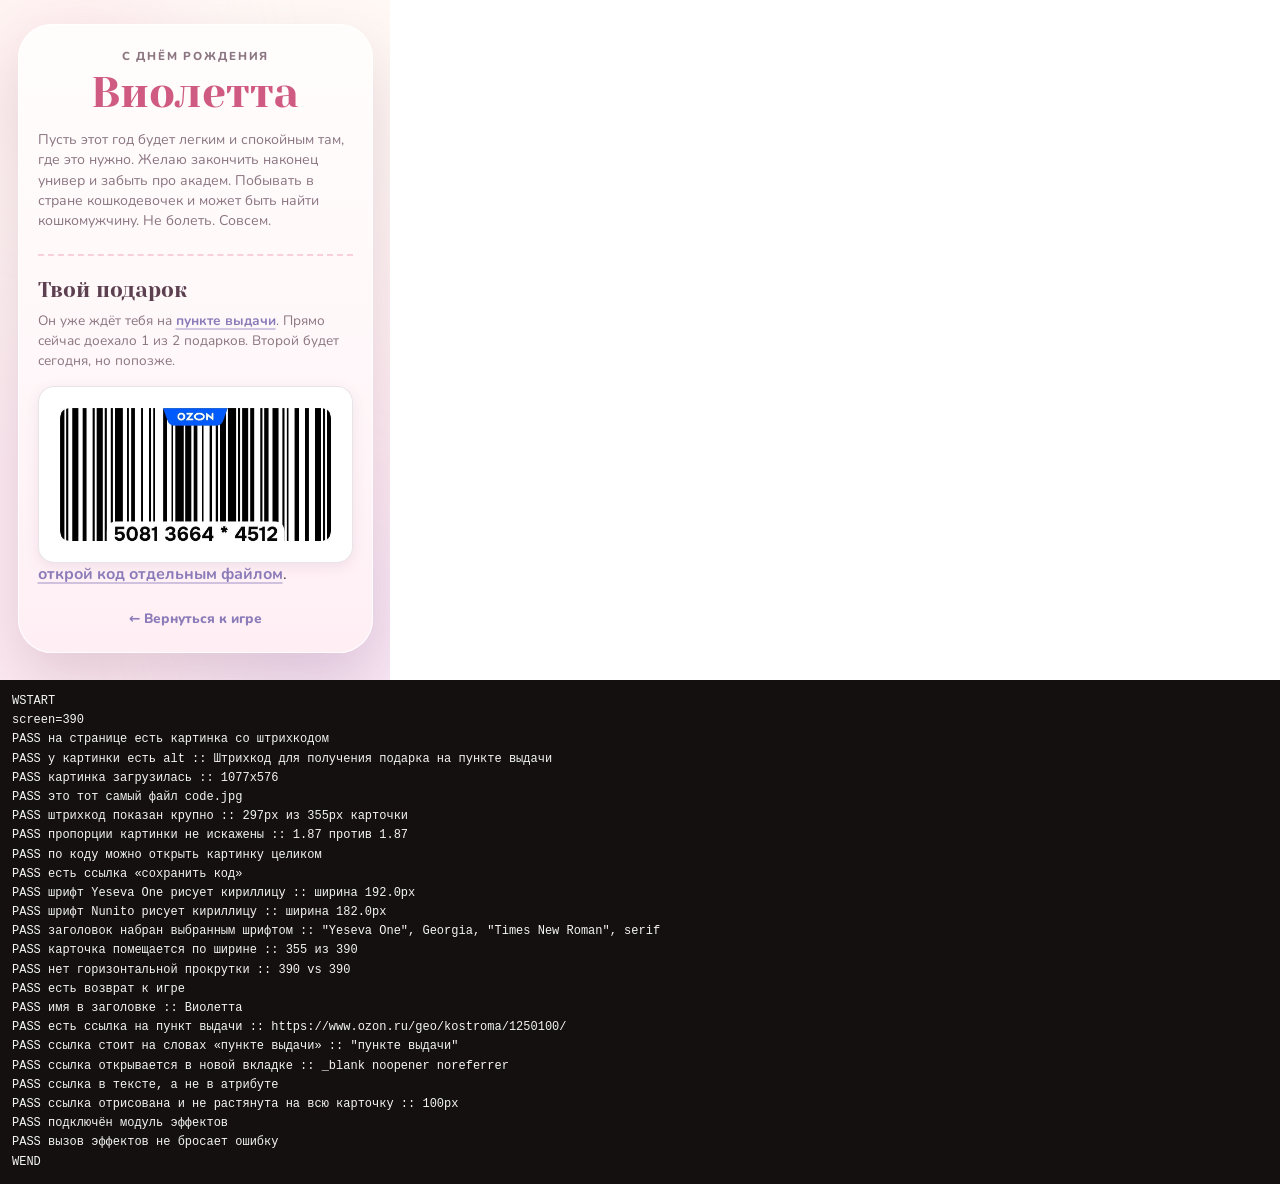
<file: tests/wish-check.html>
<!DOCTYPE html>
<html lang="ru">

<head>
  <meta charset="utf-8">
  <title>Проверка страницы поздравления</title>
  <style>
    body {
      margin: 0;
    }

    #frame {
      border: 0;
      display: block;
    }

    #out {
      margin: 0;
      padding: 12px;
      background: #14100f;
      color: #f4f4f4;
      font: 12px/1.6 ui-monospace, Consolas, monospace;
      white-space: pre-wrap;
    }
  </style>
</head>

<body>
  <!--
    Проверка страницы поздравления: грузится ли штрихкод, есть ли кириллица
    в подключённых шрифтах, не вылезает ли карточка по ширине.

    Запуск: из корня проекта `python -m http.server 8000`,
    затем открыть /tests/wish-check.html?w=390.
  -->
  <iframe id="frame" title="wish page"></iframe>
  <pre id="out">WSTART
running
WEND</pre>

  <script>
    const params = new URLSearchParams(location.search);
    const width = parseInt(params.get('w') || '390', 10);
    const frame = document.getElementById('frame');
    frame.style.width = width + 'px';
    frame.style.height = Math.max(600, window.innerHeight - 220) + 'px';
    frame.src = '/congratulations/';

    const lines = [];
    const out = document.getElementById('out');
    const render = () => { out.textContent = 'WSTART\nscreen=' + width + '\n' + lines.join('\n') + '\nWEND'; };
    const log = (ok, name, extra) => {
      lines.push((ok ? 'PASS ' : 'FAIL ') + name + (extra ? ' :: ' + extra : ''));
      render();
    };

    const delay = ms => new Promise(r => setTimeout(r, ms));

    (async function run() {
      try {
        await new Promise(resolve => { frame.onload = resolve; });
        const doc = frame.contentDocument;
        const win = frame.contentWindow;

        await delay(150);
        try {
          await doc.fonts.ready;
        } catch (error) { /* старые браузеры */ }
        await delay(300);

        /* Штрихкод. */
        const img = doc.querySelector('.gift__code img');
        log(!!img, 'на странице есть картинка со штрихкодом');
        log(!!img && !!img.getAttribute('alt'), 'у картинки есть alt', img ? img.getAttribute('alt') : '');
        log(!!img && img.complete && img.naturalWidth > 0, 'картинка загрузилась',
          img ? img.naturalWidth + 'x' + img.naturalHeight : 'нет');
        log(!!img && img.naturalWidth === 1077 && img.naturalHeight === 576, 'это тот самый файл code.jpg');

        const card = doc.querySelector('.wish__card');
        const cardRect = card.getBoundingClientRect();
        const imgRect = img.getBoundingClientRect();
        log(imgRect.width > cardRect.width * .75, 'штрихкод показан крупно',
          Math.round(imgRect.width) + 'px из ' + Math.round(cardRect.width) + 'px карточки');
        log(Math.abs(imgRect.width / imgRect.height - 1077 / 576) < .05, 'пропорции картинки не искажены',
          (imgRect.width / imgRect.height).toFixed(2) + ' против ' + (1077 / 576).toFixed(2));
        log(!!doc.querySelector('.gift__code[href*="code.jpg"]'), 'по коду можно открыть картинку целиком');
        log(!!doc.querySelector('a[download]'), 'есть ссылка «сохранить код»');

        /* Шрифты и кириллица. */
        const canvas = doc.createElement('canvas');
        const ctx = canvas.getContext('2d');
        const cyr = 'Виолетта';
        ctx.font = '40px monospace';
        const fallback = ctx.measureText(cyr).width;

        const families = [['Yeseva One', 400], ['Nunito', 700]];
        for (const [family, weight] of families) {
          ctx.font = weight + ' 40px "' + family + '", monospace';
          const w = ctx.measureText(cyr).width;
          log(Math.abs(w - fallback) > .5, 'шрифт ' + family + ' рисует кириллицу', 'ширина ' + w.toFixed(1) + 'px');
        }

        const titleFont = win.getComputedStyle(doc.querySelector('.wish__title')).fontFamily;
        log(titleFont.indexOf('Yeseva One') !== -1, 'заголовок набран выбранным шрифтом', titleFont);

        /* Раскладка. */
        log(cardRect.width <= width + 1, 'карточка помещается по ширине',
          Math.round(cardRect.width) + ' из ' + width);
        log(doc.documentElement.scrollWidth <= frame.clientWidth + 1, 'нет горизонтальной прокрутки',
          doc.documentElement.scrollWidth + ' vs ' + frame.clientWidth);
        log(!!doc.querySelector('.wish__back[href$="index.html"]'), 'есть возврат к игре');
        log(doc.querySelector('.wish__title').textContent.trim() === 'Виолетта', 'имя в заголовке',
          doc.querySelector('.wish__title').textContent.trim());

        /* Ссылка на пункт выдачи. */
        const link = doc.querySelector('a[href^="https://www.ozon.ru"]');
        log(!!link, 'есть ссылка на пункт выдачи', link ? link.getAttribute('href') : 'нет');
        log(!!link && link.textContent.trim() === 'пункте выдачи', 'ссылка стоит на словах «пункте выдачи»',
          link ? '"' + link.textContent.trim() + '"' : 'нет');
        log(!!link && link.getAttribute('target') === '_blank' &&
          (link.getAttribute('rel') || '').indexOf('noopener') !== -1,
          'ссылка открывается в новой вкладке',
          link ? link.getAttribute('target') + ' ' + link.getAttribute('rel') : 'нет');
        log(!!link && !!link.closest('.gift__hint'), 'ссылка в тексте, а не в атрибуте');
        log(!!link && link.getBoundingClientRect().width > 0 && link.getBoundingClientRect().width < cardRect.width,
          'ссылка отрисована и не растянута на всю карточку',
          link ? Math.round(link.getBoundingClientRect().width) + 'px' : 'нет');
        log(!!win.BirthdayGame && !!win.BirthdayGame.fx, 'подключён модуль эффектов');

        /* Эффекты не должны ломать страницу. */
        let fxOk = true;
        try {
          win.BirthdayGame.fx.burst(cardRect.left + 10, cardRect.top + 10, { count: 2 });
          win.BirthdayGame.fx.glyphs(cardRect.left + 10, cardRect.top + 10, { count: 1 });
        } catch (error) {
          fxOk = false;
        }
        log(fxOk, 'вызов эффектов не бросает ошибку');
      } catch (error) {
        log(false, 'проверка упала', error && (error.stack || error.message));
      }
      render();
    })();
  </script>
</body>

</html>
</file>
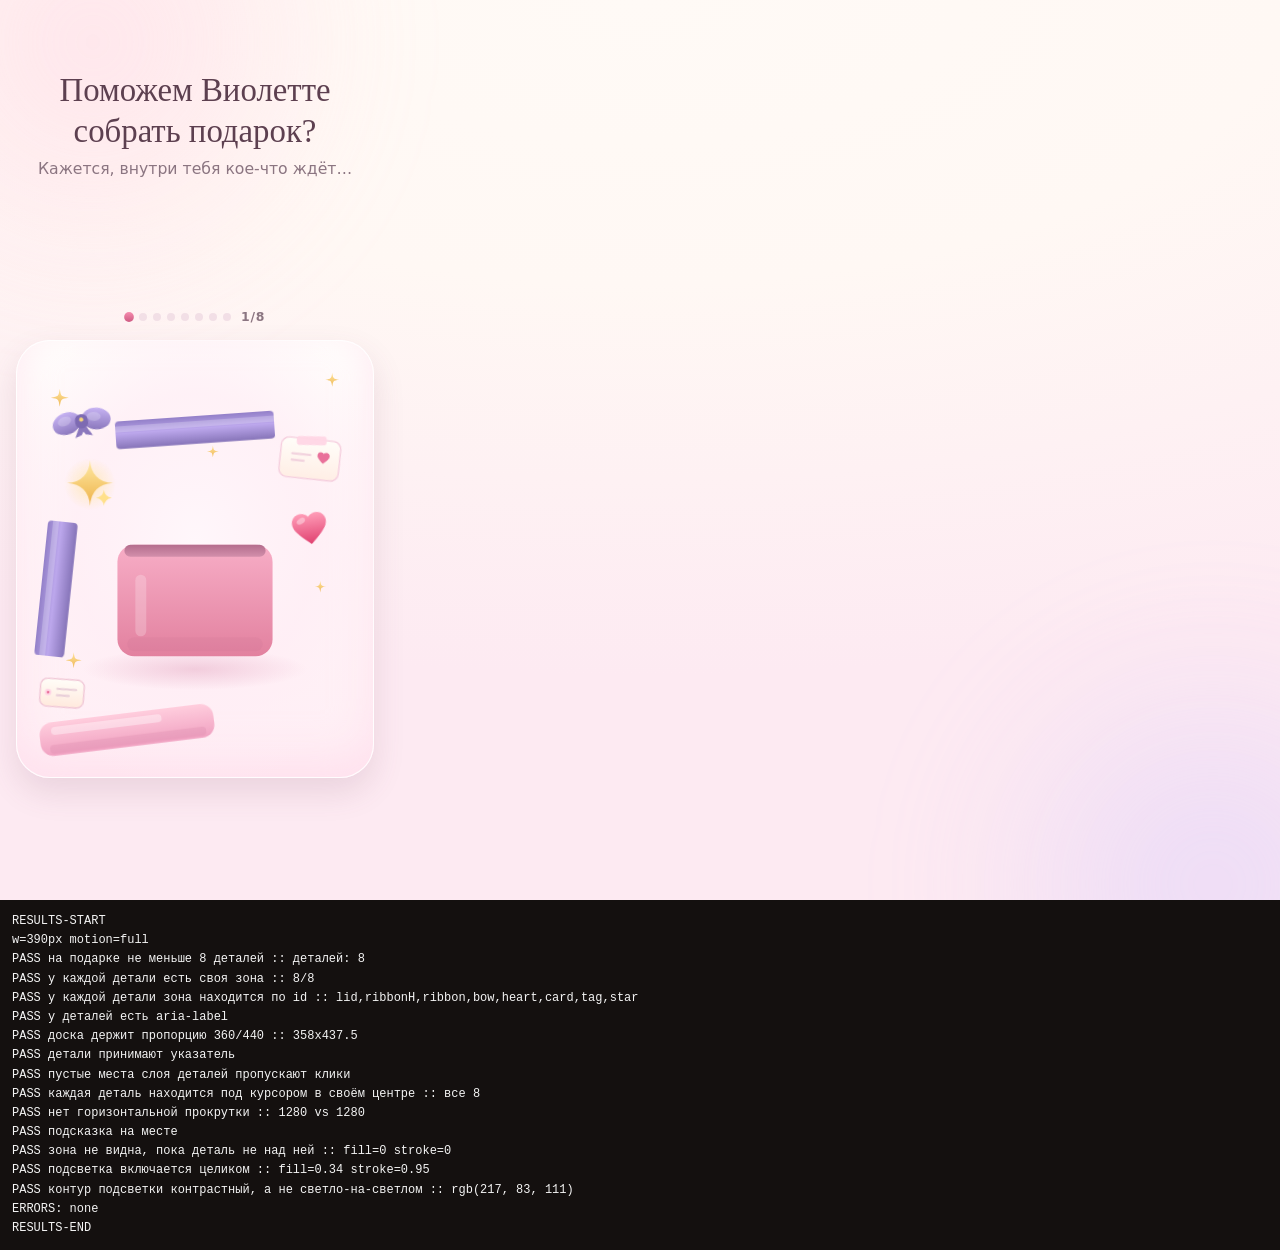
<file: ellie/tests/input-check.html>
<!DOCTYPE html>
<html lang="ru">

<head>
  <meta charset="utf-8">
  <title>Проверка ввода: Собери подарок</title>
  <link rel="stylesheet" href="../css/base.css">
  <link rel="stylesheet" href="../css/game.css">
  <style>
    #results {
      position: relative;
      z-index: 200;
      margin: 0;
      padding: 12px;
      background: #14100f;
      color: #f4f4f4;
      font: 12px/1.6 ui-monospace, Consolas, monospace;
      white-space: pre-wrap;
    }
  </style>
</head>

<body>
  <!--
    Ручная проверка игровой страницы в браузере.

    Запуск: из корня проекта `python -m http.server 8000`,
    затем открыть /ellie/tests/input-check.html?w=390 (или другой ширины).
    В конце отчёта должно быть столько же pass, сколько проверок, и 0 fail.

    Проверяется то, что не видно по коду: попадают ли детали под указатель
    (pointerdown уходит в элемент, который браузер отдаёт по координатам,
    как при настоящем вводе) и читается ли подсветка зон на светлом фоне.
  -->
  <div id="mount"></div>
  <pre id="results">RESULTS-START
running…
RESULTS-END</pre>

  <script>
    const params = new URLSearchParams(location.search);
    const width = parseInt(params.get('w') || '390', 10);
    const motion = params.get('motion') === 'reduced' ? 'reduced' : 'full';
    const mount = document.getElementById('mount');
    mount.style.width = Math.min(width, window.innerWidth) + 'px';

    const lines = [];
    const errors = [];
    const log = (ok, name, extra) => {
      lines.push((ok ? 'PASS ' : 'FAIL ') + name + (extra ? ' :: ' + extra : ''));
      render();
    };

    function render() {
      document.getElementById('results').textContent = 'RESULTS-START\nw=' + width + 'px motion=' + motion + '\n' +
        lines.join('\n') + '\nERRORS: ' + (errors.length ? errors.join(' | ') : 'none') + '\nRESULTS-END';
    }

    window.addEventListener('error', e => { errors.push('error: ' + e.message); render(); });
    window.addEventListener('unhandledrejection', e => { errors.push('rejection: ' + (e.reason && e.reason.message || e.reason)); render(); });
    const nativeError = console.error;
    console.error = function () { errors.push('console.error: ' + [...arguments].join(' ')); render(); nativeError.apply(console, arguments); };

    const delay = ms => new Promise(r => setTimeout(r, ms));

    function pointerEvent(type, x, y, pointerType) {
      return new PointerEvent(type, {
        pointerId: pointerType === 'mouse' ? 3 : 7,
        pointerType: pointerType || 'touch',
        isPrimary: true,
        bubbles: true,
        cancelable: true,
        clientX: x,
        clientY: y,
        button: 0,
        buttons: type === 'pointerup' ? 0 : 1
      });
    }

    const byId = id => document.querySelector('.piece[data-piece="' + id + '"]');
    const zoneOf = id => document.querySelector('.zone[data-zone="' + id + '"]');
    const centerOf = el => { const r = el.getBoundingClientRect(); return { x: r.left + r.width / 2, y: r.top + r.height / 2 }; };
    const progressText = () => document.getElementById('progressCount').textContent;
    const placedCount = () => document.querySelectorAll('.piece.is-placed').length;
    const placedIds = () => [...document.querySelectorAll('.piece.is-placed')].map(p => p.dataset.piece);
    const dist = (a, b) => Math.hypot(a.x - b.x, a.y - b.y);
    const round = v => Math.round(v * 10) / 10;
    const describe = el => el ? (el.className || el.tagName) : 'null';
    const rgb = value => (value.match(/[\d.]+/g) || []).map(Number);

    /* В headless-браузере кадры анимации не крутятся, поэтому rAF
       подменяется таймером: сама логика игры от этого не зависит. */
    window.requestAnimationFrame = cb => setTimeout(() => cb(performance.now()), 16);
    window.cancelAnimationFrame = id => clearTimeout(id);

    if (motion === 'full') {
      const nativeMatchMedia = window.matchMedia.bind(window);
      window.matchMedia = function (query) {
        if (/prefers-reduced-motion/.test(query)) {
          return { matches: false, media: query, addEventListener() { }, removeEventListener() { }, addListener() { }, removeListener() { } };
        }
        return nativeMatchMedia(query);
      };
    }

    async function loadApp() {
      const doc = new DOMParser().parseFromString(await (await fetch('/ellie/index.html')).text(), 'text/html');
      [...doc.body.children].forEach(node => {
        if (node.tagName !== 'SCRIPT') mount.appendChild(document.importNode(node, true));
      });

      for (const source of [...doc.body.querySelectorAll('script[src]')]) {
        await new Promise((resolve, reject) => {
          const script = document.createElement('script');
          script.src = new URL(source.getAttribute('src'), location.origin + '/ellie/').pathname;
          script.onload = resolve;
          script.onerror = () => reject(new Error('script failed: ' + script.src));
          document.body.appendChild(script);
        });
      }
    }

    async function dragTo(piece, target, zone, pointerType) {
      const start = centerOf(piece);
      const downTarget = document.elementFromPoint(start.x, start.y) || document.body;
      downTarget.dispatchEvent(pointerEvent('pointerdown', start.x, start.y, pointerType));
      await delay(30);

      for (let i = 1; i <= 6; i++) {
        piece.dispatchEvent(pointerEvent('pointermove',
          start.x + (target.x - start.x) * i / 6,
          start.y + (target.y - start.y) * i / 6, pointerType));
        await delay(30);
      }

      const mid = {
        downTarget: describe(downTarget),
        dragging: piece.classList.contains('is-dragging'),
        transform: piece.style.transform,
        glow: !!zone && zone.classList.contains('is-active')
      };

      piece.dispatchEvent(pointerEvent('pointerup', target.x, target.y, pointerType));
      await delay(90);
      return mid;
    }

    (async function run() {
      try {
        await loadApp();
        await delay(80);

        const board = document.querySelector('[data-board]');
        const boardRect = board.getBoundingClientRect();
        const pieces = [...document.querySelectorAll('.piece')];
        const zones = [...document.querySelectorAll('.zone')];
        const ids = pieces.map(p => p.dataset.piece);
        const total = ids.length;

        log(total >= 8, 'на подарке не меньше 8 деталей', 'деталей: ' + total);
        log(pieces.length === zones.length, 'у каждой детали есть своя зона', pieces.length + '/' + zones.length);
        log(ids.every(id => zoneOf(id)), 'у каждой детали зона находится по id', ids.join(','));
        log(pieces.every(p => p.hasAttribute('aria-label')), 'у деталей есть aria-label');
        log(Math.abs(boardRect.width / boardRect.height - 360 / 440) < .01, 'доска держит пропорцию 360/440',
          round(boardRect.width) + 'x' + round(boardRect.height));
        log(pieces.every(p => getComputedStyle(p).pointerEvents === 'auto'), 'детали принимают указатель');
        log(getComputedStyle(document.querySelector('.board__pieces')).pointerEvents === 'none',
          'пустые места слоя деталей пропускают клики');

        const notHittable = ids.filter(id => {
          const piece = byId(id);
          const centre = centerOf(piece);
          const hit = document.elementFromPoint(centre.x, centre.y);
          return !(hit && (hit === piece || piece.contains(hit)));
        });
        log(notHittable.length === 0, 'каждая деталь находится под курсором в своём центре',
          notHittable.length ? notHittable.join(',') + ' заблокированы' : 'все ' + total);

        log(document.documentElement.scrollWidth <= window.innerWidth + 1, 'нет горизонтальной прокрутки',
          document.documentElement.scrollWidth + ' vs ' + window.innerWidth);
        log(document.getElementById('hint').textContent.indexOf('Перетащи') === 0, 'подсказка на месте');

        /* Подсветка зон: по умолчанию не видна, в активном состоянии — контрастная. */
        const probe = zoneOf('ribbon');
        const idleFill = getComputedStyle(probe).fillOpacity;
        const idleStroke = getComputedStyle(probe).strokeOpacity;
        log(parseFloat(idleFill) === 0 && parseFloat(idleStroke) === 0,
          'зона не видна, пока деталь не над ней', 'fill=' + idleFill + ' stroke=' + idleStroke);

        const noTransition = document.createElement('style');
        noTransition.textContent = '.zone{transition:none !important}';
        document.head.appendChild(noTransition);
        probe.classList.add('is-active');
        const activeFill = getComputedStyle(probe).fillOpacity;
        const activeStroke = getComputedStyle(probe).strokeOpacity;
        const activeColour = getComputedStyle(probe).stroke;
        probe.classList.remove('is-active');
        const stroke = rgb(activeColour);
        log(parseFloat(activeFill) >= .3 && parseFloat(activeStroke) >= .9,
          'подсветка включается целиком', 'fill=' + activeFill + ' stroke=' + activeStroke);
        log(stroke[1] < 150 && stroke[0] > 170, 'контур подсветки контрастный, а не светло-на-светлом',
          activeColour);

        /* Клавиатура: Enter ставит деталь без перетаскивания. */
        const star = byId('star');
        star.dispatchEvent(new KeyboardEvent('keydown', { key: 'Enter', bubbles: true, cancelable: true }));
        await delay(750);
        log(star.classList.contains('is-placed'), 'деталь ставится с клавиатуры');
        log(progressText() === '1/' + total, 'прогресс после первой детали', progressText());
        log(document.getElementById('progressStatus').textContent === 'Собрано 1 из ' + total,
          'прогресс озвучивается', document.getElementById('progressStatus').textContent);
        log(document.getElementById('hint').classList.contains('is-hidden'), 'подсказка скрылась после первого успеха');

        /* Мышиный drag через хит-тест. */
        const lid = byId('lid');
        const lidZone = zoneOf('lid');
        const before = lid.getBoundingClientRect().left;
        const mid = await dragTo(lid, centerOf(lidZone), lidZone, 'mouse');
        log(mid.dragging, 'мышью деталь берётся', 'pointerdown попал в: ' + mid.downTarget);
        log(/scale\(1\.06\)/.test(mid.transform), 'деталь едет за указателем');
        log(mid.glow, 'зона подсвечивается, когда деталь над ней');
        await delay(750);
        log(lid.classList.contains('is-placed'), 'бросок в зону ставит деталь');
        log(dist(centerOf(lid), centerOf(lidZone)) < 3, 'деталь встаёт ровно в зону',
          'промах ' + round(dist(centerOf(lid), centerOf(lidZone))) + 'px');
        log(lid.getBoundingClientRect().left !== before, 'деталь действительно уехала');

        /* Неправильный бросок — домой. */
        const card = byId('card');
        const cardHome = centerOf(card);
        const wrong = await dragTo(card, { x: boardRect.left + boardRect.width * .95, y: boardRect.top + boardRect.height * .04 }, null, 'touch');
        log(wrong.dragging, 'пальцем деталь берётся', 'pointerdown попал в: ' + wrong.downTarget);
        await delay(750);
        log(!card.classList.contains('is-placed') && dist(centerOf(card), cardHome) < 3,
          'неправильный бросок возвращает деталь домой',
          'промах ' + round(dist(centerOf(card), cardHome)) + 'px');

        /* Тап без движения — подсказка. */
        const tapPiece = ids.filter(id => placedIds().indexOf(id) === -1)[0];
        const tapZone = zoneOf(tapPiece);
        tapZone.classList.remove('is-pulsing');
        const tapPoint = centerOf(byId(tapPiece));
        (document.elementFromPoint(tapPoint.x, tapPoint.y) || document.body)
          .dispatchEvent(pointerEvent('pointerdown', tapPoint.x, tapPoint.y, 'touch'));
        await delay(30);
        byId(tapPiece).dispatchEvent(pointerEvent('pointerup', tapPoint.x, tapPoint.y, 'touch'));
        await delay(120);
        log(tapZone.classList.contains('is-pulsing'), 'тап по детали подсвечивает её место', tapPiece);
        log(!byId(tapPiece).classList.contains('is-dragging'), 'тап не оставляет деталь «в руке»');

        /* Остальные детали — пальцем. */
        for (const id of ids) {
          if (placedIds().indexOf(id) !== -1) continue;
          const piece = byId(id);
          const zone = zoneOf(id);
          await dragTo(piece, centerOf(zone), zone, 'touch');
          await delay(700);
          log(dist(centerOf(piece), centerOf(zone)) < 3, id + ' встала в свою зону',
            'промах ' + round(dist(centerOf(piece), centerOf(zone))) + 'px');
        }

        log(placedCount() === total, 'все детали на месте', placedCount() + '/' + total);
        log(progressText() === total + '/' + total, 'прогресс заполнен', progressText());

        const lidCentre = centerOf(byId('lid'));
        const placedHit = document.elementFromPoint(lidCentre.x, lidCentre.y);
        log(!(placedHit && byId('lid').contains(placedHit)), 'поставленная деталь больше не ловит указатель',
          describe(placedHit));

        await delay(2000);
        const completion = document.getElementById('completion');
        log(completion.classList.contains('is-visible'), 'появилась финальная панель');
        log(board.classList.contains('is-celebrating'), 'коробка празднует');
        const cta = completion.querySelector('[data-nav]');
        log(!!cta && cta.tagName === 'A' && cta.getAttribute('href') === '/ellie/congratulations',
          'кнопка ведёт на /ellie/congratulations', cta ? cta.getAttribute('href') : 'missing');
        log(document.activeElement === cta, 'фокус перешёл на кнопку');
        log(getComputedStyle(cta).pointerEvents !== 'none', 'кнопка кликабельна');

        board.style.width = '280px';
        window.dispatchEvent(new Event('resize'));
        await delay(400);
        const drift = ids.map(id => dist(centerOf(byId(id)), centerOf(zoneOf(id))));
        log(Math.max(...drift) < 3, 'после изменения размера детали остаются на местах',
          'максимум ' + round(Math.max(...drift)) + 'px');
        log(getComputedStyle(byId('lid')).pointerEvents === 'none', 'поставленные детали не принимают указатель');

        log(errors.length === 0, 'в консоли нет ошибок');
      } catch (error) {
        log(false, 'проверка упала', error && (error.stack || error.message));
      }
      render();
    })();
  </script>
</body>

</html>
</file>
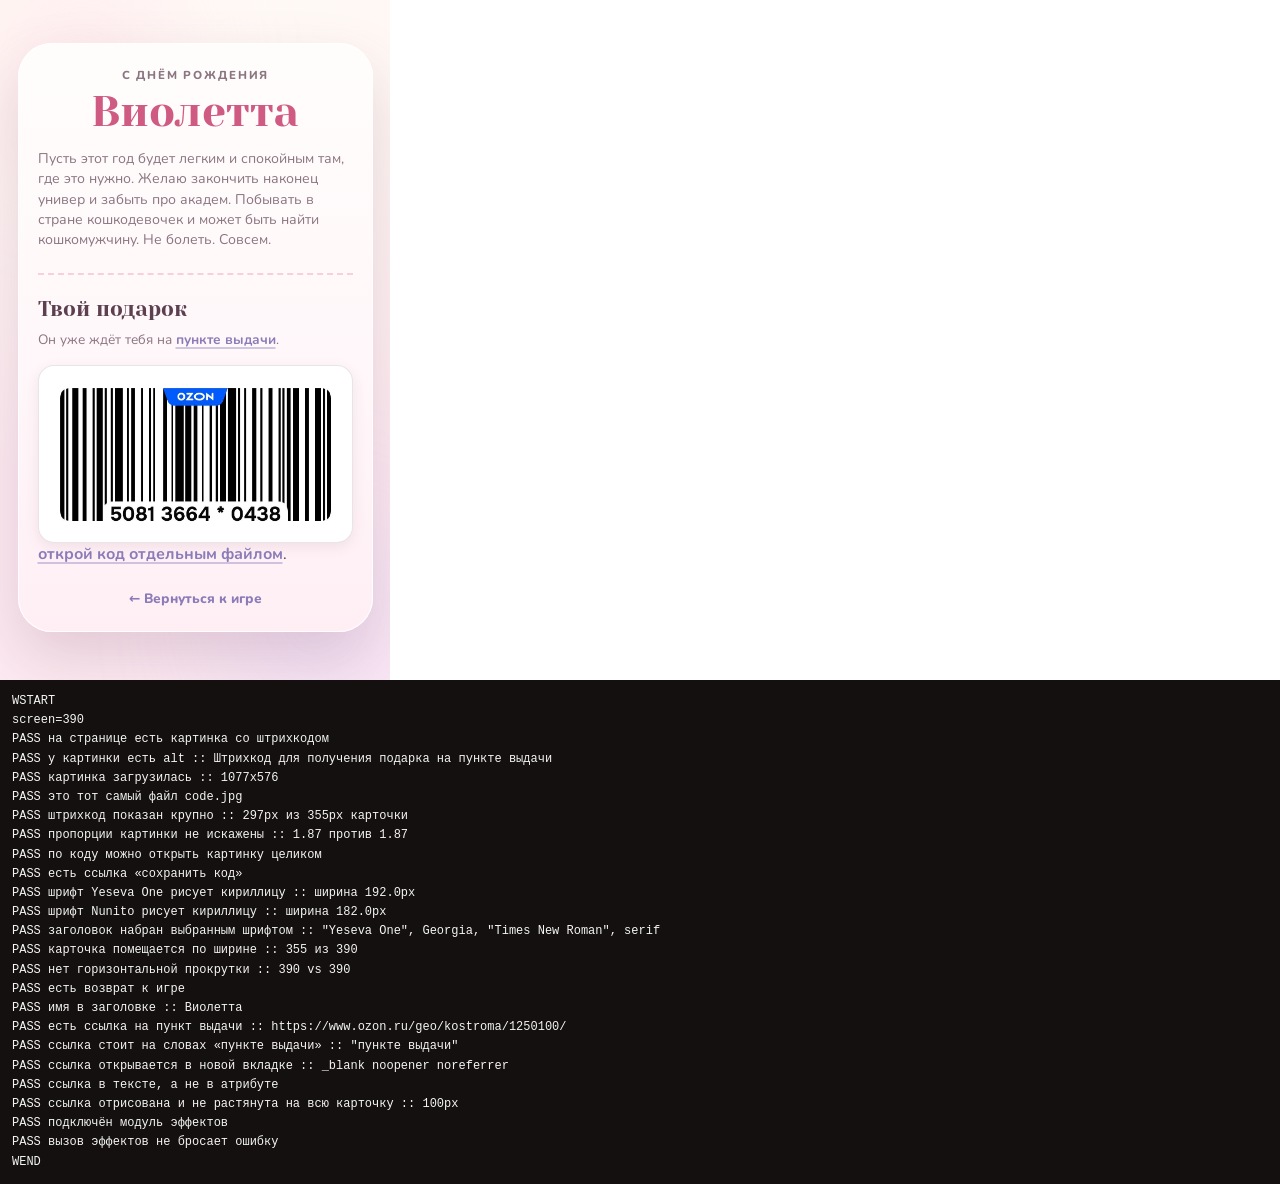
<file: ellie/tests/wish-check.html>
<!DOCTYPE html>
<html lang="ru">

<head>
  <meta charset="utf-8">
  <title>Проверка страницы поздравления</title>
  <style>
    body {
      margin: 0;
    }

    #frame {
      border: 0;
      display: block;
    }

    #out {
      margin: 0;
      padding: 12px;
      background: #14100f;
      color: #f4f4f4;
      font: 12px/1.6 ui-monospace, Consolas, monospace;
      white-space: pre-wrap;
    }
  </style>
</head>

<body>
  <!--
    Проверка страницы поздравления: грузится ли штрихкод, есть ли кириллица
    в подключённых шрифтах, не вылезает ли карточка по ширине.

    Запуск: из корня проекта `python -m http.server 8000`,
    затем открыть /ellie/tests/wish-check.html?w=390.
  -->
  <iframe id="frame" title="wish page"></iframe>
  <pre id="out">WSTART
running
WEND</pre>

  <script>
    const params = new URLSearchParams(location.search);
    const width = parseInt(params.get('w') || '390', 10);
    const frame = document.getElementById('frame');
    frame.style.width = width + 'px';
    frame.style.height = Math.max(600, window.innerHeight - 220) + 'px';
    frame.src = '/ellie/congratulations/';

    const lines = [];
    const out = document.getElementById('out');
    const render = () => { out.textContent = 'WSTART\nscreen=' + width + '\n' + lines.join('\n') + '\nWEND'; };
    const log = (ok, name, extra) => {
      lines.push((ok ? 'PASS ' : 'FAIL ') + name + (extra ? ' :: ' + extra : ''));
      render();
    };

    const delay = ms => new Promise(r => setTimeout(r, ms));

    (async function run() {
      try {
        await new Promise(resolve => { frame.onload = resolve; });
        const doc = frame.contentDocument;
        const win = frame.contentWindow;

        await delay(150);
        try {
          await doc.fonts.ready;
        } catch (error) { /* старые браузеры */ }
        await delay(300);

        /* Штрихкод. */
        const img = doc.querySelector('.gift__code img');
        log(!!img, 'на странице есть картинка со штрихкодом');
        log(!!img && !!img.getAttribute('alt'), 'у картинки есть alt', img ? img.getAttribute('alt') : '');
        log(!!img && img.complete && img.naturalWidth > 0, 'картинка загрузилась',
          img ? img.naturalWidth + 'x' + img.naturalHeight : 'нет');
        log(!!img && img.naturalWidth === 1077 && img.naturalHeight === 576, 'это тот самый файл code.jpg');

        const card = doc.querySelector('.wish__card');
        const cardRect = card.getBoundingClientRect();
        const imgRect = img.getBoundingClientRect();
        log(imgRect.width > cardRect.width * .75, 'штрихкод показан крупно',
          Math.round(imgRect.width) + 'px из ' + Math.round(cardRect.width) + 'px карточки');
        log(Math.abs(imgRect.width / imgRect.height - 1077 / 576) < .05, 'пропорции картинки не искажены',
          (imgRect.width / imgRect.height).toFixed(2) + ' против ' + (1077 / 576).toFixed(2));
        log(!!doc.querySelector('.gift__code[href*="code.jpg"]'), 'по коду можно открыть картинку целиком');
        log(!!doc.querySelector('a[download]'), 'есть ссылка «сохранить код»');

        /* Шрифты и кириллица. */
        const canvas = doc.createElement('canvas');
        const ctx = canvas.getContext('2d');
        const cyr = 'Виолетта';
        ctx.font = '40px monospace';
        const fallback = ctx.measureText(cyr).width;

        const families = [['Yeseva One', 400], ['Nunito', 700]];
        for (const [family, weight] of families) {
          ctx.font = weight + ' 40px "' + family + '", monospace';
          const w = ctx.measureText(cyr).width;
          log(Math.abs(w - fallback) > .5, 'шрифт ' + family + ' рисует кириллицу', 'ширина ' + w.toFixed(1) + 'px');
        }

        const titleFont = win.getComputedStyle(doc.querySelector('.wish__title')).fontFamily;
        log(titleFont.indexOf('Yeseva One') !== -1, 'заголовок набран выбранным шрифтом', titleFont);

        /* Раскладка. */
        log(cardRect.width <= width + 1, 'карточка помещается по ширине',
          Math.round(cardRect.width) + ' из ' + width);
        log(doc.documentElement.scrollWidth <= frame.clientWidth + 1, 'нет горизонтальной прокрутки',
          doc.documentElement.scrollWidth + ' vs ' + frame.clientWidth);
        log(!!doc.querySelector('.wish__back[href$="index.html"]'), 'есть возврат к игре');
        log(doc.querySelector('.wish__title').textContent.trim() === 'Виолетта', 'имя в заголовке',
          doc.querySelector('.wish__title').textContent.trim());

        /* Ссылка на пункт выдачи. */
        const link = doc.querySelector('a[href^="https://www.ozon.ru"]');
        log(!!link, 'есть ссылка на пункт выдачи', link ? link.getAttribute('href') : 'нет');
        log(!!link && link.textContent.trim() === 'пункте выдачи', 'ссылка стоит на словах «пункте выдачи»',
          link ? '"' + link.textContent.trim() + '"' : 'нет');
        log(!!link && link.getAttribute('target') === '_blank' &&
          (link.getAttribute('rel') || '').indexOf('noopener') !== -1,
          'ссылка открывается в новой вкладке',
          link ? link.getAttribute('target') + ' ' + link.getAttribute('rel') : 'нет');
        log(!!link && !!link.closest('.gift__hint'), 'ссылка в тексте, а не в атрибуте');
        log(!!link && link.getBoundingClientRect().width > 0 && link.getBoundingClientRect().width < cardRect.width,
          'ссылка отрисована и не растянута на всю карточку',
          link ? Math.round(link.getBoundingClientRect().width) + 'px' : 'нет');
        log(!!win.BirthdayGame && !!win.BirthdayGame.fx, 'подключён модуль эффектов');

        /* Эффекты не должны ломать страницу. */
        let fxOk = true;
        try {
          win.BirthdayGame.fx.burst(cardRect.left + 10, cardRect.top + 10, { count: 2 });
          win.BirthdayGame.fx.glyphs(cardRect.left + 10, cardRect.top + 10, { count: 1 });
        } catch (error) {
          fxOk = false;
        }
        log(fxOk, 'вызов эффектов не бросает ошибку');
      } catch (error) {
        log(false, 'проверка упала', error && (error.stack || error.message));
      }
      render();
    })();
  </script>
</body>

</html>
</file>
<file: css/base.css>
/* Палитра, типографика и общие утилиты.
   Значения подобраны под общий стиль: тёплый крем, пастель, мягкие тени. */
:root {
  --cream: #fff8f4;
  --cream-deep: #fdeee8;
  --ink: #4b3a45;
  --ink-soft: #8b7581;
  --rose: #e9719a;
  --rose-deep: #cf5b83;
  --pink: #ffd9e6;
  --pink-soft: #ffeef4;
  --purple: #8b7bb8;
  --purple-soft: #ece5ff;
  --gold: #e8b64c;

  --shadow-sm: 0 4px 14px rgba(122, 70, 96, .10);
  --shadow-md: 0 14px 32px rgba(122, 70, 96, .14);
  --shadow-lg: 0 26px 60px rgba(122, 70, 96, .20);

  --radius-lg: 26px;
  --radius-xl: 34px;

  --font-body: 'Nunito', 'Segoe UI', system-ui, -apple-system, sans-serif;
  --font-display: 'Yeseva One', Georgia, 'Times New Roman', serif;

  --ease-back: cubic-bezier(.22, 1.35, .38, 1);
}

*,
*::before,
*::after {
  box-sizing: border-box;
}

html {
  height: 100%;
  /* Декоративные пятна на фоне выходят за края — горизонтального скролла быть не должно. */
  overflow-x: hidden;
  overflow-x: clip;
  -webkit-text-size-adjust: 100%;
}

body {
  margin: 0;
  min-height: 100%;
  overflow-x: hidden;
  font-family: var(--font-body);
  font-size: 16px;
  line-height: 1.45;
  color: var(--ink);
  background:
    radial-gradient(120% 75% at 50% 0%, #fffaf6 0%, var(--cream) 42%, #fdeaf2 100%);
  -webkit-font-smoothing: antialiased;
  -moz-osx-font-smoothing: grayscale;
}

/* Мягкие цветовые пятна на фоне — просто для настроения. */
body::before,
body::after {
  content: '';
  position: fixed;
  z-index: 0;
  width: min(70vw, 34rem);
  aspect-ratio: 1;
  border-radius: 50%;
  filter: blur(60px);
  opacity: .55;
  pointer-events: none;
}

body::before {
  top: -18vw;
  left: -14vw;
  background: radial-gradient(circle, rgba(255, 205, 224, .9), rgba(255, 205, 224, 0) 70%);
}

body::after {
  right: -16vw;
  bottom: -20vw;
  background: radial-gradient(circle, rgba(214, 200, 255, .85), rgba(214, 200, 255, 0) 70%);
}

h1,
h2,
p,
ul {
  margin: 0;
}

button {
  font: inherit;
  color: inherit;
}

a {
  color: var(--rose-deep);
}

.sr-only {
  position: absolute;
  width: 1px;
  height: 1px;
  margin: -1px;
  padding: 0;
  overflow: hidden;
  clip-path: inset(50%);
  white-space: nowrap;
  border: 0;
}

/* Кнопки --------------------------------------------------------- */
.btn {
  display: inline-flex;
  align-items: center;
  justify-content: center;
  gap: .5em;
  min-height: 52px;
  padding: .9rem 1.5rem;
  border: 0;
  border-radius: 999px;
  font-family: var(--font-body);
  font-size: 1.02rem;
  font-weight: 800;
  letter-spacing: .01em;
  text-decoration: none;
  cursor: pointer;
  transition: transform .2s var(--ease-back), box-shadow .25s ease, background-color .25s ease;
}

.btn--primary {
  color: #fff;
  background: linear-gradient(180deg, #f386a8 0%, var(--rose) 45%, var(--rose-deep) 100%);
  box-shadow: 0 10px 22px rgba(207, 91, 131, .34), inset 0 1px 0 rgba(255, 255, 255, .45);
}

.btn--primary:hover {
  transform: translateY(-2px);
  box-shadow: 0 14px 28px rgba(207, 91, 131, .4), inset 0 1px 0 rgba(255, 255, 255, .45);
}

.btn--primary:active {
  transform: translateY(0) scale(.985);
}

.btn__arrow {
  transition: transform .25s var(--ease-back);
}

.btn:hover .btn__arrow {
  transform: translateX(3px);
}

/* Видимый фокус — и мышью, и с клавиатуры. */
:where(a, button, [tabindex]):focus-visible {
  outline: 3px solid rgba(139, 123, 184, .7);
  outline-offset: 3px;
}

/* Занавес для мягкого перехода на вторую страницу. */
.veil {
  position: fixed;
  inset: 0;
  z-index: 90;
  opacity: 0;
  pointer-events: none;
  background: radial-gradient(circle at 50% 38%, #fff8f4 0%, #ffeaf3 78%);
  transition: opacity .34s ease;
}

@media (prefers-reduced-motion: reduce) {

  *,
  *::before,
  *::after {
    animation-duration: .001ms !important;
    animation-iteration-count: 1 !important;
    transition-duration: .001ms !important;
  }
}
</file>
<file: css/game.css>
/* Страница игры «Собери подарок».
   Вся геометрия сцены живёт внутри доски с соотношением 360 / 440
   (см. js/game/config.js) — поэтому вёрстка не зависит от размера экрана. */

.page {
  position: relative;
  z-index: 1;
  display: flex;
  flex-direction: column;
  gap: clamp(.7rem, 2.4vw, 1.15rem);
  min-height: 100vh;
  min-height: 100dvh;
  padding: max(1rem, env(safe-area-inset-top)) 1rem max(1rem, env(safe-area-inset-bottom));
  transition: opacity .3s ease, transform .34s ease;
}

/* Раскладка игры: содержимое центрируется auto-отступами — на низких
   экранах это не обрезает верх страницы, как сделал бы justify-content. */
.game {
  display: flex;
  flex-direction: column;
  gap: clamp(.55rem, 2vw, .9rem);
  margin-block: auto;
}

/* Заголовок ------------------------------------------------------ */
.page__header {
  max-width: 32rem;
  margin-block: auto;
  margin-inline: auto;
  text-align: center;
}

.page__title {
  font-family: var(--font-display);
  font-size: clamp(1.35rem, 5.4vw, 2.05rem);
  font-weight: 400;
  line-height: 1.24;
  color: #5d4050;
  text-wrap: balance;
}

.page__emoji {
  display: inline-block;
  font-size: .95em;
  vertical-align: -.06em;
}

.page__subtitle {
  margin-top: .4rem;
  font-size: clamp(.85rem, 3.2vw, .98rem);
  color: var(--ink-soft);
}

/* Прогресс ------------------------------------------------------- */
.progress {
  align-self: center;
  display: flex;
  align-items: center;
  gap: .6rem;
  color: var(--ink-soft);
  font-size: .78rem;
  font-weight: 800;
  letter-spacing: .06em;
  text-transform: uppercase;
}

.progress__dots {
  display: flex;
  gap: .38rem;
  padding: 0;
  list-style: none;
}

.progress__dots li {
  width: .5rem;
  height: .5rem;
  border-radius: 50%;
  background: #f2dfe6;
  transition: background-color .3s ease, transform .3s var(--ease-back);
}

.progress__dots li.is-on {
  background: linear-gradient(180deg, #f58cae, var(--rose-deep));
  transform: scale(1.22);
}

.progress__count {
  font-variant-numeric: tabular-nums;
}

/* Игровая область ------------------------------------------------- */
.board {
  --bw: 360;
  position: relative;
  margin-inline: auto;
  width: min(100%, clamp(16rem, calc((100vh - 13rem) * .818), 26rem));
  width: min(100%, clamp(16rem, calc((100dvh - 13rem) * .818), 26rem));
  aspect-ratio: 360 / 440;
  border-radius: var(--radius-xl);
  background: linear-gradient(180deg, #fffdfc 0%, #fff4f7 58%, #ffeef5 100%);
  box-shadow:
    var(--shadow-md),
    inset 0 0 0 1px rgba(255, 255, 255, .9),
    inset 0 -18px 40px rgba(255, 214, 231, .5);
  overflow: hidden;
  touch-action: manipulation;
  transition: box-shadow .5s ease;
}

.board.is-celebrating {
  box-shadow:
    0 0 0 3px rgba(255, 255, 255, .85),
    0 20px 46px rgba(233, 113, 154, .32),
    inset 0 0 0 1px rgba(255, 255, 255, .9);
}

.board__scene,
.board__pieces {
  position: absolute;
  inset: 0;
}

.board__pieces {
  z-index: 2;
  pointer-events: none;
}

.scene-svg {
  display: block;
  width: 100%;
  height: 100%;
}

/* Сцена: лёгкое дыхание и мерцание ------------------------------- */
.scene__glitter {
  animation: scene-breathe 7s ease-in-out infinite;
  transform-box: fill-box;
  transform-origin: center;
}

.scene__sparkle {
  animation: scene-twinkle 3.8s ease-in-out infinite;
  animation-delay: var(--d, 0s);
  transform-box: fill-box;
  transform-origin: center;
}

@keyframes scene-breathe {

  0%,
  100% {
    opacity: .85;
    transform: scale(1);
  }

  50% {
    opacity: 1;
    transform: scale(1.015);
  }
}

@keyframes scene-twinkle {

  0%,
  100% {
    opacity: .35;
    transform: scale(.86);
  }

  45% {
    opacity: 1;
    transform: scale(1.08);
  }
}

/* Зоны приёма деталей.
   По умолчанию не видны. Подсветка — розовая заливка плюс розовый
   пунктирный контур: белое свечение на кремовом фоне не читалось. */
.zone {
  fill: url(#zone-tint);
  fill-opacity: 0;
  stroke: #d9536f;
  stroke-width: 2.6;
  stroke-dasharray: 9 7;
  stroke-opacity: 0;
  transform-box: fill-box;
  transform-origin: center;
  transition: fill-opacity .2s ease, stroke-opacity .2s ease, transform .22s var(--ease-back);
}

.zone.is-active {
  fill-opacity: .34;
  stroke-opacity: .95;
  transform: scale(1.05);
}

.zone.is-pulsing {
  animation: zone-pulse 1.4s ease-in-out;
}

@keyframes zone-pulse {

  0%,
  100% {
    fill-opacity: 0;
    stroke-opacity: 0;
    transform: scale(1);
  }

  35% {
    fill-opacity: .3;
    stroke-opacity: .95;
    transform: scale(1.05);
  }

  70% {
    fill-opacity: .12;
    stroke-opacity: .4;
    transform: scale(1.02);
  }
}

/* Детали на перетаскивание --------------------------------------- */
.piece {
  position: absolute;
  z-index: 3;
  display: grid;
  place-items: center;
  width: calc(var(--w) / var(--bw, 360) * 100%);
  aspect-ratio: var(--ar);
  padding: 0;
  border: 0;
  background: none;
  color: inherit;
  cursor: grab;
  /* Слой деталей прозрачен для указателя, сами детали — нет. */
  pointer-events: auto;
  transform: translate(-50%, -50%);
  transform-origin: center;
  will-change: transform;
  touch-action: none;
  -webkit-user-select: none;
  user-select: none;
  -webkit-touch-callout: none;
  -webkit-tap-highlight-color: transparent;
}

/* Расширяем зону касания, не меняя размер самой картинки. */
.piece::before {
  content: '';
  position: absolute;
  inset: -11px;
  border-radius: 24px;
}

.piece__art {
  display: block;
  width: 100%;
  height: 100%;
  animation: piece-idle 5s ease-in-out infinite;
  animation-delay: var(--delay, 0s);
}

.piece__art svg {
  display: block;
  width: 100%;
  height: 100%;
}

.piece.is-dragging {
  z-index: 12;
  cursor: grabbing;
}

.piece.is-dragging .piece__art {
  animation: none;
  filter: drop-shadow(0 16px 20px rgba(122, 70, 96, .3));
}

.piece.is-snapping {
  transition: transform .34s var(--ease-back);
}

.piece.is-placed {
  cursor: default;
  pointer-events: none;
  animation: piece-pop .44s var(--ease-back);
}

.piece.is-placed .piece__art {
  animation: none;
}

@keyframes piece-idle {

  0%,
  100% {
    transform: translateY(0) rotate(0deg);
  }

  50% {
    transform: translateY(-3.5%) rotate(-1.2deg);
  }
}

@keyframes piece-pop {
  0% {
    transform: translate(-50%, -50%) scale(.9);
  }

  55% {
    transform: translate(-50%, -50%) scale(1.06);
  }

  100% {
    transform: translate(-50%, -50%) scale(1);
  }
}

/* Финальное состояние -------------------------------------------- */
.completion {
  position: absolute;
  left: 50%;
  bottom: 3.5%;
  z-index: 20;
  width: min(93%, 21rem);
  padding: 1.05rem 1.15rem 1.2rem;
  text-align: center;
  border-radius: var(--radius-lg);
  background: rgba(255, 255, 255, .84);
  backdrop-filter: blur(12px) saturate(1.25);
  -webkit-backdrop-filter: blur(12px) saturate(1.25);
  box-shadow: var(--shadow-lg), inset 0 0 0 1px rgba(255, 255, 255, .8);
  opacity: 0;
  visibility: hidden;
  transform: translate(-50%, 14px);
  transition: opacity .4s ease, transform .44s var(--ease-back), visibility .44s;
}

.completion.is-visible {
  opacity: 1;
  visibility: visible;
  transform: translate(-50%, 0);
}

.completion__sparkle {
  font-size: 1rem;
  line-height: 1;
}

.completion__title {
  margin-top: .3rem;
  font-family: var(--font-display);
  font-size: clamp(1.2rem, 4.6vw, 1.45rem);
  font-weight: 700;
  color: #5d4050;
}

.completion__text {
  margin-top: .3rem;
  font-size: .88rem;
  color: var(--ink-soft);
}

.completion__cta {
  width: 100%;
  margin-top: .95rem;
}

/* Тост-подсказка -------------------------------------------------- */
.game__hint {
  align-self: center;
  display: inline-flex;
  align-items: center;
  gap: .35rem;
  padding: .5rem 1rem;
  border-radius: 999px;
  font-size: clamp(.8rem, 3.1vw, .92rem);
  font-weight: 700;
  color: var(--ink-soft);
  background: rgba(255, 255, 255, .72);
  box-shadow: var(--shadow-sm);
  transition: opacity .4s ease, transform .4s ease;
}

.game__hint.is-hidden {
  opacity: 0;
  transform: translateY(8px);
  pointer-events: none;
}

/* Праздничный прыжок: сцена и детали двигаются синхронно. */
.board.is-celebrating .scene-svg,
.board.is-celebrating .board__pieces {
  animation: gift-hop .95s cubic-bezier(.3, 1.4, .5, 1) both;
}

@keyframes gift-hop {
  0% {
    transform: translateY(0);
  }

  22% {
    transform: translateY(-13px) scale(1.014);
  }

  44% {
    transform: translateY(0) scale(1);
  }

  62% {
    transform: translateY(-5px) scale(1.006);
  }

  80%,
  100% {
    transform: translateY(0);
  }
}

/* Конфетти и парящие сердечки ------------------------------------ */
.fx-layer {
  position: fixed;
  inset: 0;
  z-index: 80;
  overflow: hidden;
  pointer-events: none;
}

.fx-particle {
  position: absolute;
  border-radius: 2px;
  will-change: transform, opacity;
}

.fx-glyph {
  position: absolute;
  font-size: 1.4rem;
  line-height: 1;
  will-change: transform, opacity;
}

/* Уход на вторую страницу ---------------------------------------- */
body.is-leaving .page {
  opacity: 0;
  transform: scale(.985);
  pointer-events: none;
}

body.is-leaving .veil {
  opacity: 1;
}

/* Мобильный landscape: заголовок ставим сбоку от игровой области. */
@media (orientation: landscape) and (max-height: 32rem) {
  .page {
    flex-direction: row;
    justify-content: center;
    gap: clamp(1rem, 4vw, 2.5rem);
  }

  .page__header {
    max-width: 17rem;
    margin-inline: 0;
    text-align: right;
  }

  .board {
    width: min(46vw, clamp(15rem, calc((100vh - 5rem) * .818), 24rem));
    width: min(46vw, clamp(15rem, calc((100dvh - 5rem) * .818), 24rem));
  }
}

@media (prefers-reduced-motion: reduce) {
  .board.is-celebrating .scene-svg,
  .board.is-celebrating .board__pieces {
    animation: none;
  }
}
</file>
<file: css/congratulations.css>
/* Страница поздравления: карточка-открытка с подарком.
   Та же палитра и типографика, что и в игре. */

.wish {
  position: relative;
  z-index: 1;
  display: flex;
  justify-content: center;
  align-items: flex-start;
  min-height: 100vh;
  min-height: 100dvh;
  padding: max(1.25rem, env(safe-area-inset-top)) 1.1rem max(1.5rem, env(safe-area-inset-bottom));
}

.wish__card {
  width: min(100%, 27rem);
  margin-block: auto;
  padding: clamp(1.5rem, 6vw, 2.3rem) clamp(1.15rem, 5vw, 1.9rem) clamp(1.4rem, 5vw, 2rem);
  border-radius: var(--radius-xl);
  text-align: center;
  background:
    linear-gradient(180deg, #fffdfc 0%, #fff7f9 55%, #ffeff5 100%);
  box-shadow:
    var(--shadow-lg),
    inset 0 0 0 1px rgba(255, 255, 255, .85);
  animation: wish-in .7s var(--ease-back) both;
}

@keyframes wish-in {
  from {
    opacity: 0;
    transform: translateY(14px) scale(.985);
  }

  to {
    opacity: 1;
    transform: none;
  }
}

/* Шапка ----------------------------------------------------------- */
.wish__eyebrow {
  font-size: clamp(.72rem, 2.8vw, .78rem);
  font-weight: 800;
  letter-spacing: .16em;
  text-transform: uppercase;
  color: var(--ink-soft);
}

.wish__title {
  margin-top: .35rem;
  font-family: var(--font-display);
  font-weight: 400;
  font-size: clamp(2.1rem, 11vw, 3rem);
  line-height: 1.05;
  color: var(--rose-deep);
  text-wrap: balance;
}

/* Длинный текст читается лучше по левому краю, шапка остаётся по центру. */
.wish__text {
  margin-top: .9rem;
  font-size: clamp(.88rem, 3.4vw, .97rem);
  color: var(--ink-soft);
  text-align: left;
}

/* Подарок --------------------------------------------------------- */
.gift {
  margin-top: 1.4rem;
  padding-top: 1.2rem;
  border-top: 2px dashed rgba(233, 113, 154, .3);
  text-align: left;
}

.gift__title {
  font-family: var(--font-display);
  font-weight: 400;
  font-size: clamp(1.3rem, 5.4vw, 1.6rem);
  color: #5d4050;
}

.gift__hint {
  margin-top: .35rem;
  font-size: clamp(.85rem, 3.3vw, .94rem);
  color: var(--ink-soft);
}

.gift__link {
  color: var(--purple);
  font-weight: 700;
  text-decoration: underline;
  text-decoration-color: rgba(139, 123, 184, .4);
  text-decoration-thickness: 1.5px;
  text-underline-offset: 3px;
  transition: text-decoration-color .2s ease;
}

.gift__link:hover {
  text-decoration-color: currentColor;
}

/* Штрихкод занимает почти всю ширину карточки, лежит на белом и без
   фильтров — так его читает сканер на пункте выдачи. */
.gift__code {
  display: block;
  margin-top: .95rem;
  padding: clamp(.55rem, 2.4vw, .85rem);
  border-radius: 16px;
  background: #fff;
  box-shadow: inset 0 0 0 1px rgba(120, 90, 105, .16), var(--shadow-sm);
}

.gift__code img {
  display: block;
  width: 100%;
  height: auto;
}

/* Возврат --------------------------------------------------------- */
.wish__back {
  display: inline-block;
  margin-top: 1.4rem;
  font-size: .85rem;
  font-weight: 800;
  text-decoration: none;
  color: var(--purple);
}

.wish__back:hover {
  text-decoration: underline;
}

/* Фокус ----------------------------------------------------------- */
.gift__code:focus-visible,
.wish__back:focus-visible,
.gift__link:focus-visible {
  outline: 3px solid rgba(139, 123, 184, .7);
  outline-offset: 3px;
  border-radius: 12px;
}
</file>
<file: ellie/css/base.css>
/* Палитра, типографика и общие утилиты.
   Значения подобраны под общий стиль: тёплый крем, пастель, мягкие тени. */
:root {
  --cream: #fff8f4;
  --cream-deep: #fdeee8;
  --ink: #4b3a45;
  --ink-soft: #8b7581;
  --rose: #e9719a;
  --rose-deep: #cf5b83;
  --pink: #ffd9e6;
  --pink-soft: #ffeef4;
  --purple: #8b7bb8;
  --purple-soft: #ece5ff;
  --gold: #e8b64c;

  --shadow-sm: 0 4px 14px rgba(122, 70, 96, .10);
  --shadow-md: 0 14px 32px rgba(122, 70, 96, .14);
  --shadow-lg: 0 26px 60px rgba(122, 70, 96, .20);

  --radius-lg: 26px;
  --radius-xl: 34px;

  --font-body: 'Nunito', 'Segoe UI', system-ui, -apple-system, sans-serif;
  --font-display: 'Yeseva One', Georgia, 'Times New Roman', serif;

  --ease-back: cubic-bezier(.22, 1.35, .38, 1);
}

*,
*::before,
*::after {
  box-sizing: border-box;
}

html {
  height: 100%;
  /* Декоративные пятна на фоне выходят за края — горизонтального скролла быть не должно. */
  overflow-x: hidden;
  overflow-x: clip;
  -webkit-text-size-adjust: 100%;
}

body {
  margin: 0;
  min-height: 100%;
  overflow-x: hidden;
  font-family: var(--font-body);
  font-size: 16px;
  line-height: 1.45;
  color: var(--ink);
  background:
    radial-gradient(120% 75% at 50% 0%, #fffaf6 0%, var(--cream) 42%, #fdeaf2 100%);
  -webkit-font-smoothing: antialiased;
  -moz-osx-font-smoothing: grayscale;
}

/* Мягкие цветовые пятна на фоне — просто для настроения. */
body::before,
body::after {
  content: '';
  position: fixed;
  z-index: 0;
  width: min(70vw, 34rem);
  aspect-ratio: 1;
  border-radius: 50%;
  filter: blur(60px);
  opacity: .55;
  pointer-events: none;
}

body::before {
  top: -18vw;
  left: -14vw;
  background: radial-gradient(circle, rgba(255, 205, 224, .9), rgba(255, 205, 224, 0) 70%);
}

body::after {
  right: -16vw;
  bottom: -20vw;
  background: radial-gradient(circle, rgba(214, 200, 255, .85), rgba(214, 200, 255, 0) 70%);
}

h1,
h2,
p,
ul {
  margin: 0;
}

button {
  font: inherit;
  color: inherit;
}

a {
  color: var(--rose-deep);
}

.sr-only {
  position: absolute;
  width: 1px;
  height: 1px;
  margin: -1px;
  padding: 0;
  overflow: hidden;
  clip-path: inset(50%);
  white-space: nowrap;
  border: 0;
}

/* Кнопки --------------------------------------------------------- */
.btn {
  display: inline-flex;
  align-items: center;
  justify-content: center;
  gap: .5em;
  min-height: 52px;
  padding: .9rem 1.5rem;
  border: 0;
  border-radius: 999px;
  font-family: var(--font-body);
  font-size: 1.02rem;
  font-weight: 800;
  letter-spacing: .01em;
  text-decoration: none;
  cursor: pointer;
  transition: transform .2s var(--ease-back), box-shadow .25s ease, background-color .25s ease;
}

.btn--primary {
  color: #fff;
  background: linear-gradient(180deg, #f386a8 0%, var(--rose) 45%, var(--rose-deep) 100%);
  box-shadow: 0 10px 22px rgba(207, 91, 131, .34), inset 0 1px 0 rgba(255, 255, 255, .45);
}

.btn--primary:hover {
  transform: translateY(-2px);
  box-shadow: 0 14px 28px rgba(207, 91, 131, .4), inset 0 1px 0 rgba(255, 255, 255, .45);
}

.btn--primary:active {
  transform: translateY(0) scale(.985);
}

.btn__arrow {
  transition: transform .25s var(--ease-back);
}

.btn:hover .btn__arrow {
  transform: translateX(3px);
}

/* Видимый фокус — и мышью, и с клавиатуры. */
:where(a, button, [tabindex]):focus-visible {
  outline: 3px solid rgba(139, 123, 184, .7);
  outline-offset: 3px;
}

/* Занавес для мягкого перехода на вторую страницу. */
.veil {
  position: fixed;
  inset: 0;
  z-index: 90;
  opacity: 0;
  pointer-events: none;
  background: radial-gradient(circle at 50% 38%, #fff8f4 0%, #ffeaf3 78%);
  transition: opacity .34s ease;
}

@media (prefers-reduced-motion: reduce) {

  *,
  *::before,
  *::after {
    animation-duration: .001ms !important;
    animation-iteration-count: 1 !important;
    transition-duration: .001ms !important;
  }
}
</file>
<file: ellie/css/game.css>
/* Страница игры «Собери подарок».
   Вся геометрия сцены живёт внутри доски с соотношением 360 / 440
   (см. js/game/config.js) — поэтому вёрстка не зависит от размера экрана. */

.page {
  position: relative;
  z-index: 1;
  display: flex;
  flex-direction: column;
  gap: clamp(.7rem, 2.4vw, 1.15rem);
  min-height: 100vh;
  min-height: 100dvh;
  padding: max(1rem, env(safe-area-inset-top)) 1rem max(1rem, env(safe-area-inset-bottom));
  transition: opacity .3s ease, transform .34s ease;
}

/* Раскладка игры: содержимое центрируется auto-отступами — на низких
   экранах это не обрезает верх страницы, как сделал бы justify-content. */
.game {
  display: flex;
  flex-direction: column;
  gap: clamp(.55rem, 2vw, .9rem);
  margin-block: auto;
}

/* Заголовок ------------------------------------------------------ */
.page__header {
  max-width: 32rem;
  margin-block: auto;
  margin-inline: auto;
  text-align: center;
}

.page__title {
  font-family: var(--font-display);
  font-size: clamp(1.35rem, 5.4vw, 2.05rem);
  font-weight: 400;
  line-height: 1.24;
  color: #5d4050;
  text-wrap: balance;
}

.page__emoji {
  display: inline-block;
  font-size: .95em;
  vertical-align: -.06em;
}

.page__subtitle {
  margin-top: .4rem;
  font-size: clamp(.85rem, 3.2vw, .98rem);
  color: var(--ink-soft);
}

/* Прогресс ------------------------------------------------------- */
.progress {
  align-self: center;
  display: flex;
  align-items: center;
  gap: .6rem;
  color: var(--ink-soft);
  font-size: .78rem;
  font-weight: 800;
  letter-spacing: .06em;
  text-transform: uppercase;
}

.progress__dots {
  display: flex;
  gap: .38rem;
  padding: 0;
  list-style: none;
}

.progress__dots li {
  width: .5rem;
  height: .5rem;
  border-radius: 50%;
  background: #f2dfe6;
  transition: background-color .3s ease, transform .3s var(--ease-back);
}

.progress__dots li.is-on {
  background: linear-gradient(180deg, #f58cae, var(--rose-deep));
  transform: scale(1.22);
}

.progress__count {
  font-variant-numeric: tabular-nums;
}

/* Игровая область ------------------------------------------------- */
.board {
  --bw: 360;
  position: relative;
  margin-inline: auto;
  width: min(100%, clamp(16rem, calc((100vh - 13rem) * .818), 26rem));
  width: min(100%, clamp(16rem, calc((100dvh - 13rem) * .818), 26rem));
  aspect-ratio: 360 / 440;
  border-radius: var(--radius-xl);
  background: linear-gradient(180deg, #fffdfc 0%, #fff4f7 58%, #ffeef5 100%);
  box-shadow:
    var(--shadow-md),
    inset 0 0 0 1px rgba(255, 255, 255, .9),
    inset 0 -18px 40px rgba(255, 214, 231, .5);
  overflow: hidden;
  touch-action: manipulation;
  transition: box-shadow .5s ease;
}

.board.is-celebrating {
  box-shadow:
    0 0 0 3px rgba(255, 255, 255, .85),
    0 20px 46px rgba(233, 113, 154, .32),
    inset 0 0 0 1px rgba(255, 255, 255, .9);
}

.board__scene,
.board__pieces {
  position: absolute;
  inset: 0;
}

.board__pieces {
  z-index: 2;
  pointer-events: none;
}

.scene-svg {
  display: block;
  width: 100%;
  height: 100%;
}

/* Сцена: лёгкое дыхание и мерцание ------------------------------- */
.scene__glitter {
  animation: scene-breathe 7s ease-in-out infinite;
  transform-box: fill-box;
  transform-origin: center;
}

.scene__sparkle {
  animation: scene-twinkle 3.8s ease-in-out infinite;
  animation-delay: var(--d, 0s);
  transform-box: fill-box;
  transform-origin: center;
}

@keyframes scene-breathe {

  0%,
  100% {
    opacity: .85;
    transform: scale(1);
  }

  50% {
    opacity: 1;
    transform: scale(1.015);
  }
}

@keyframes scene-twinkle {

  0%,
  100% {
    opacity: .35;
    transform: scale(.86);
  }

  45% {
    opacity: 1;
    transform: scale(1.08);
  }
}

/* Зоны приёма деталей.
   По умолчанию не видны. Подсветка — розовая заливка плюс розовый
   пунктирный контур: белое свечение на кремовом фоне не читалось. */
.zone {
  fill: url(#zone-tint);
  fill-opacity: 0;
  stroke: #d9536f;
  stroke-width: 2.6;
  stroke-dasharray: 9 7;
  stroke-opacity: 0;
  transform-box: fill-box;
  transform-origin: center;
  transition: fill-opacity .2s ease, stroke-opacity .2s ease, transform .22s var(--ease-back);
}

.zone.is-active {
  fill-opacity: .34;
  stroke-opacity: .95;
  transform: scale(1.05);
}

.zone.is-pulsing {
  animation: zone-pulse 1.4s ease-in-out;
}

@keyframes zone-pulse {

  0%,
  100% {
    fill-opacity: 0;
    stroke-opacity: 0;
    transform: scale(1);
  }

  35% {
    fill-opacity: .3;
    stroke-opacity: .95;
    transform: scale(1.05);
  }

  70% {
    fill-opacity: .12;
    stroke-opacity: .4;
    transform: scale(1.02);
  }
}

/* Детали на перетаскивание --------------------------------------- */
.piece {
  position: absolute;
  z-index: 3;
  display: grid;
  place-items: center;
  width: calc(var(--w) / var(--bw, 360) * 100%);
  aspect-ratio: var(--ar);
  padding: 0;
  border: 0;
  background: none;
  color: inherit;
  cursor: grab;
  /* Слой деталей прозрачен для указателя, сами детали — нет. */
  pointer-events: auto;
  transform: translate(-50%, -50%);
  transform-origin: center;
  will-change: transform;
  touch-action: none;
  -webkit-user-select: none;
  user-select: none;
  -webkit-touch-callout: none;
  -webkit-tap-highlight-color: transparent;
}

/* Расширяем зону касания, не меняя размер самой картинки. */
.piece::before {
  content: '';
  position: absolute;
  inset: -11px;
  border-radius: 24px;
}

.piece__art {
  display: block;
  width: 100%;
  height: 100%;
  animation: piece-idle 5s ease-in-out infinite;
  animation-delay: var(--delay, 0s);
}

.piece__art svg {
  display: block;
  width: 100%;
  height: 100%;
}

.piece.is-dragging {
  z-index: 12;
  cursor: grabbing;
}

.piece.is-dragging .piece__art {
  animation: none;
  filter: drop-shadow(0 16px 20px rgba(122, 70, 96, .3));
}

.piece.is-snapping {
  transition: transform .34s var(--ease-back);
}

.piece.is-placed {
  cursor: default;
  pointer-events: none;
  animation: piece-pop .44s var(--ease-back);
}

.piece.is-placed .piece__art {
  animation: none;
}

@keyframes piece-idle {

  0%,
  100% {
    transform: translateY(0) rotate(0deg);
  }

  50% {
    transform: translateY(-3.5%) rotate(-1.2deg);
  }
}

@keyframes piece-pop {
  0% {
    transform: translate(-50%, -50%) scale(.9);
  }

  55% {
    transform: translate(-50%, -50%) scale(1.06);
  }

  100% {
    transform: translate(-50%, -50%) scale(1);
  }
}

/* Финальное состояние -------------------------------------------- */
.completion {
  position: absolute;
  left: 50%;
  bottom: 3.5%;
  z-index: 20;
  width: min(93%, 21rem);
  padding: 1.05rem 1.15rem 1.2rem;
  text-align: center;
  border-radius: var(--radius-lg);
  background: rgba(255, 255, 255, .84);
  backdrop-filter: blur(12px) saturate(1.25);
  -webkit-backdrop-filter: blur(12px) saturate(1.25);
  box-shadow: var(--shadow-lg), inset 0 0 0 1px rgba(255, 255, 255, .8);
  opacity: 0;
  visibility: hidden;
  transform: translate(-50%, 14px);
  transition: opacity .4s ease, transform .44s var(--ease-back), visibility .44s;
}

.completion.is-visible {
  opacity: 1;
  visibility: visible;
  transform: translate(-50%, 0);
}

.completion__sparkle {
  font-size: 1rem;
  line-height: 1;
}

.completion__title {
  margin-top: .3rem;
  font-family: var(--font-display);
  font-size: clamp(1.2rem, 4.6vw, 1.45rem);
  font-weight: 700;
  color: #5d4050;
}

.completion__text {
  margin-top: .3rem;
  font-size: .88rem;
  color: var(--ink-soft);
}

.completion__cta {
  width: 100%;
  margin-top: .95rem;
}

/* Тост-подсказка -------------------------------------------------- */
.game__hint {
  align-self: center;
  display: inline-flex;
  align-items: center;
  gap: .35rem;
  padding: .5rem 1rem;
  border-radius: 999px;
  font-size: clamp(.8rem, 3.1vw, .92rem);
  font-weight: 700;
  color: var(--ink-soft);
  background: rgba(255, 255, 255, .72);
  box-shadow: var(--shadow-sm);
  transition: opacity .4s ease, transform .4s ease;
}

.game__hint.is-hidden {
  opacity: 0;
  transform: translateY(8px);
  pointer-events: none;
}

/* Праздничный прыжок: сцена и детали двигаются синхронно. */
.board.is-celebrating .scene-svg,
.board.is-celebrating .board__pieces {
  animation: gift-hop .95s cubic-bezier(.3, 1.4, .5, 1) both;
}

@keyframes gift-hop {
  0% {
    transform: translateY(0);
  }

  22% {
    transform: translateY(-13px) scale(1.014);
  }

  44% {
    transform: translateY(0) scale(1);
  }

  62% {
    transform: translateY(-5px) scale(1.006);
  }

  80%,
  100% {
    transform: translateY(0);
  }
}

/* Конфетти и парящие сердечки ------------------------------------ */
.fx-layer {
  position: fixed;
  inset: 0;
  z-index: 80;
  overflow: hidden;
  pointer-events: none;
}

.fx-particle {
  position: absolute;
  border-radius: 2px;
  will-change: transform, opacity;
}

.fx-glyph {
  position: absolute;
  font-size: 1.4rem;
  line-height: 1;
  will-change: transform, opacity;
}

/* Уход на вторую страницу ---------------------------------------- */
body.is-leaving .page {
  opacity: 0;
  transform: scale(.985);
  pointer-events: none;
}

body.is-leaving .veil {
  opacity: 1;
}

/* Мобильный landscape: заголовок ставим сбоку от игровой области. */
@media (orientation: landscape) and (max-height: 32rem) {
  .page {
    flex-direction: row;
    justify-content: center;
    gap: clamp(1rem, 4vw, 2.5rem);
  }

  .page__header {
    max-width: 17rem;
    margin-inline: 0;
    text-align: right;
  }

  .board {
    width: min(46vw, clamp(15rem, calc((100vh - 5rem) * .818), 24rem));
    width: min(46vw, clamp(15rem, calc((100dvh - 5rem) * .818), 24rem));
  }
}

@media (prefers-reduced-motion: reduce) {
  .board.is-celebrating .scene-svg,
  .board.is-celebrating .board__pieces {
    animation: none;
  }
}
</file>
<file: ellie/css/congratulations.css>
/* Страница поздравления: карточка-открытка с подарком.
   Та же палитра и типографика, что и в игре. */

.wish {
  position: relative;
  z-index: 1;
  display: flex;
  justify-content: center;
  align-items: flex-start;
  min-height: 100vh;
  min-height: 100dvh;
  padding: max(1.25rem, env(safe-area-inset-top)) 1.1rem max(1.5rem, env(safe-area-inset-bottom));
}

.wish__card {
  width: min(100%, 27rem);
  margin-block: auto;
  padding: clamp(1.5rem, 6vw, 2.3rem) clamp(1.15rem, 5vw, 1.9rem) clamp(1.4rem, 5vw, 2rem);
  border-radius: var(--radius-xl);
  text-align: center;
  background:
    linear-gradient(180deg, #fffdfc 0%, #fff7f9 55%, #ffeff5 100%);
  box-shadow:
    var(--shadow-lg),
    inset 0 0 0 1px rgba(255, 255, 255, .85);
  animation: wish-in .7s var(--ease-back) both;
}

@keyframes wish-in {
  from {
    opacity: 0;
    transform: translateY(14px) scale(.985);
  }

  to {
    opacity: 1;
    transform: none;
  }
}

/* Шапка ----------------------------------------------------------- */
.wish__eyebrow {
  font-size: clamp(.72rem, 2.8vw, .78rem);
  font-weight: 800;
  letter-spacing: .16em;
  text-transform: uppercase;
  color: var(--ink-soft);
}

.wish__title {
  margin-top: .35rem;
  font-family: var(--font-display);
  font-weight: 400;
  font-size: clamp(2.1rem, 11vw, 3rem);
  line-height: 1.05;
  color: var(--rose-deep);
  text-wrap: balance;
}

/* Длинный текст читается лучше по левому краю, шапка остаётся по центру. */
.wish__text {
  margin-top: .9rem;
  font-size: clamp(.88rem, 3.4vw, .97rem);
  color: var(--ink-soft);
  text-align: left;
}

/* Подарок --------------------------------------------------------- */
.gift {
  margin-top: 1.4rem;
  padding-top: 1.2rem;
  border-top: 2px dashed rgba(233, 113, 154, .3);
  text-align: left;
}

.gift__title {
  font-family: var(--font-display);
  font-weight: 400;
  font-size: clamp(1.3rem, 5.4vw, 1.6rem);
  color: #5d4050;
}

.gift__hint {
  margin-top: .35rem;
  font-size: clamp(.85rem, 3.3vw, .94rem);
  color: var(--ink-soft);
}

.gift__link {
  color: var(--purple);
  font-weight: 700;
  text-decoration: underline;
  text-decoration-color: rgba(139, 123, 184, .4);
  text-decoration-thickness: 1.5px;
  text-underline-offset: 3px;
  transition: text-decoration-color .2s ease;
}

.gift__link:hover {
  text-decoration-color: currentColor;
}

/* Штрихкод занимает почти всю ширину карточки, лежит на белом и без
   фильтров — так его читает сканер на пункте выдачи. */
.gift__code {
  display: block;
  margin-top: .95rem;
  padding: clamp(.55rem, 2.4vw, .85rem);
  border-radius: 16px;
  background: #fff;
  box-shadow: inset 0 0 0 1px rgba(120, 90, 105, .16), var(--shadow-sm);
}

.gift__code img {
  display: block;
  width: 100%;
  height: auto;
}

/* Возврат --------------------------------------------------------- */
.wish__back {
  display: inline-block;
  margin-top: 1.4rem;
  font-size: .85rem;
  font-weight: 800;
  text-decoration: none;
  color: var(--purple);
}

.wish__back:hover {
  text-decoration: underline;
}

/* Фокус ----------------------------------------------------------- */
.gift__code:focus-visible,
.wish__back:focus-visible,
.gift__link:focus-visible {
  outline: 3px solid rgba(139, 123, 184, .7);
  outline-offset: 3px;
  border-radius: 12px;
}
</file>
